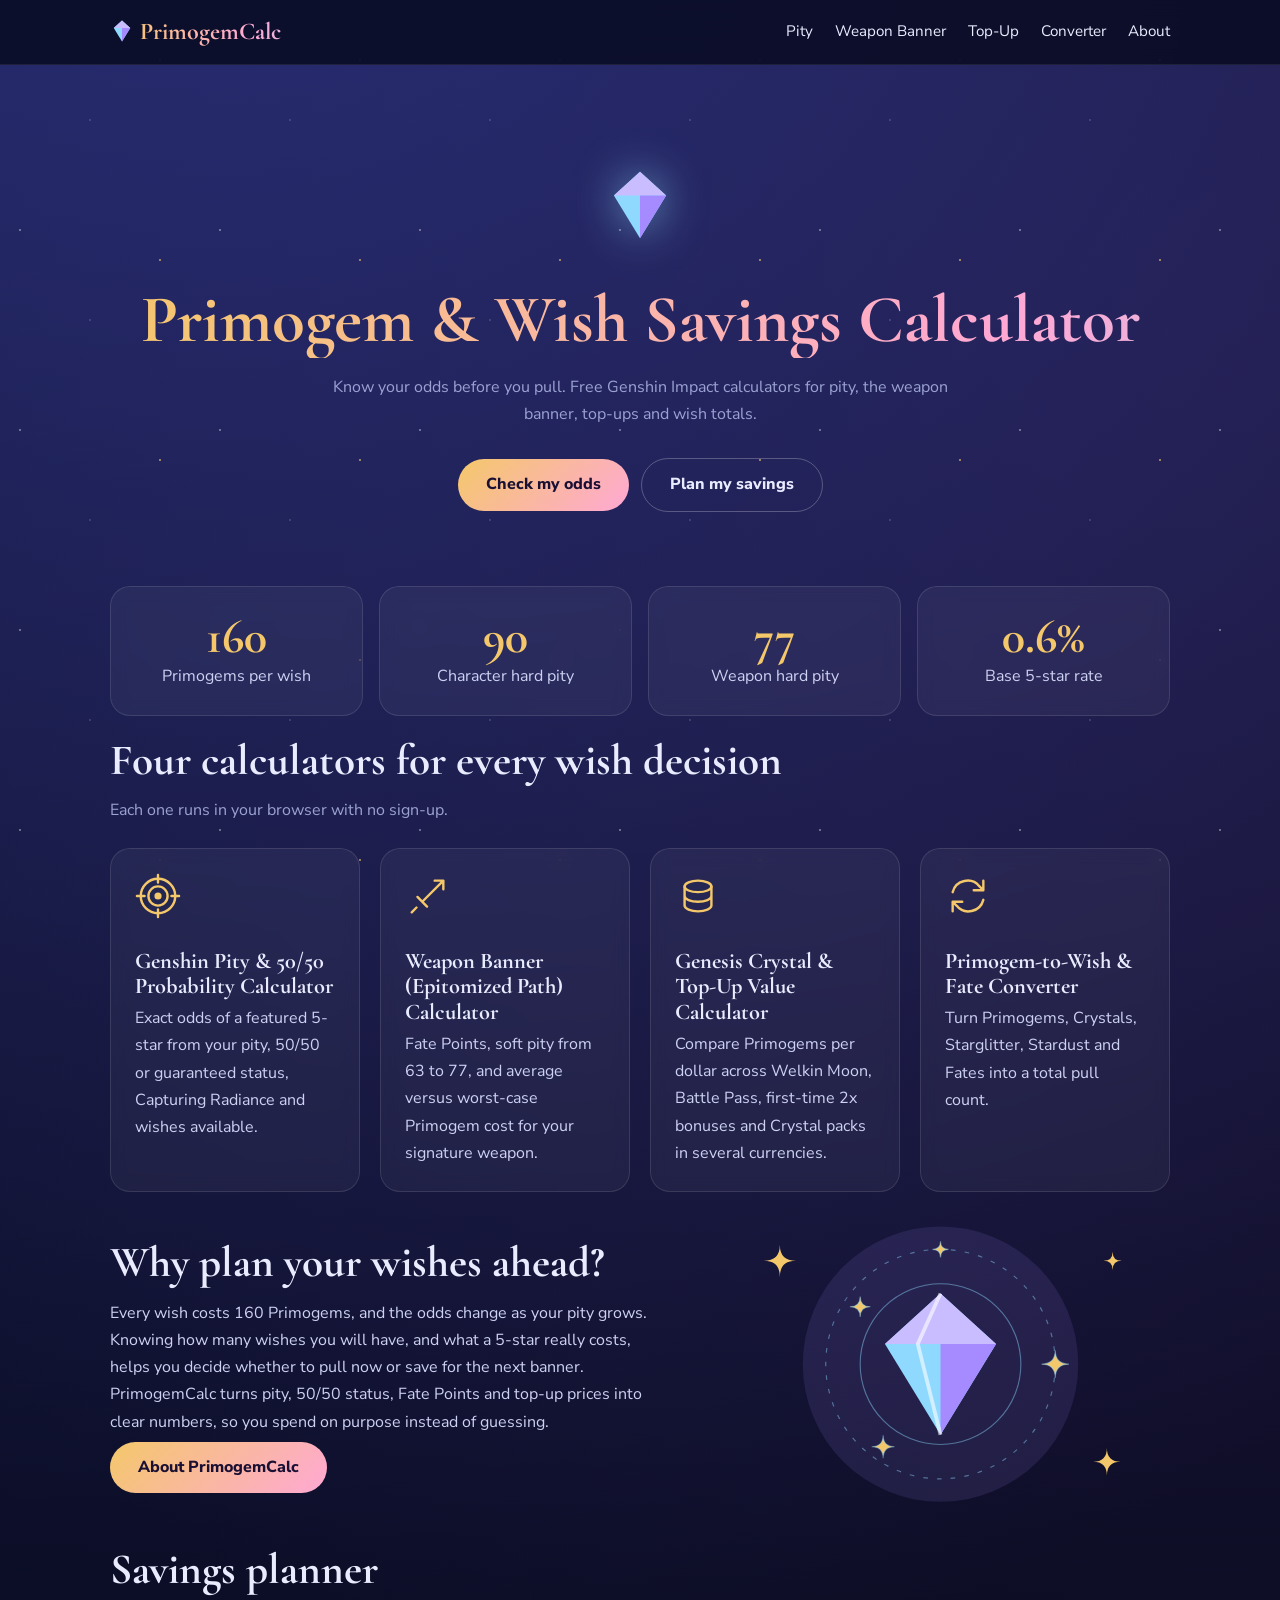
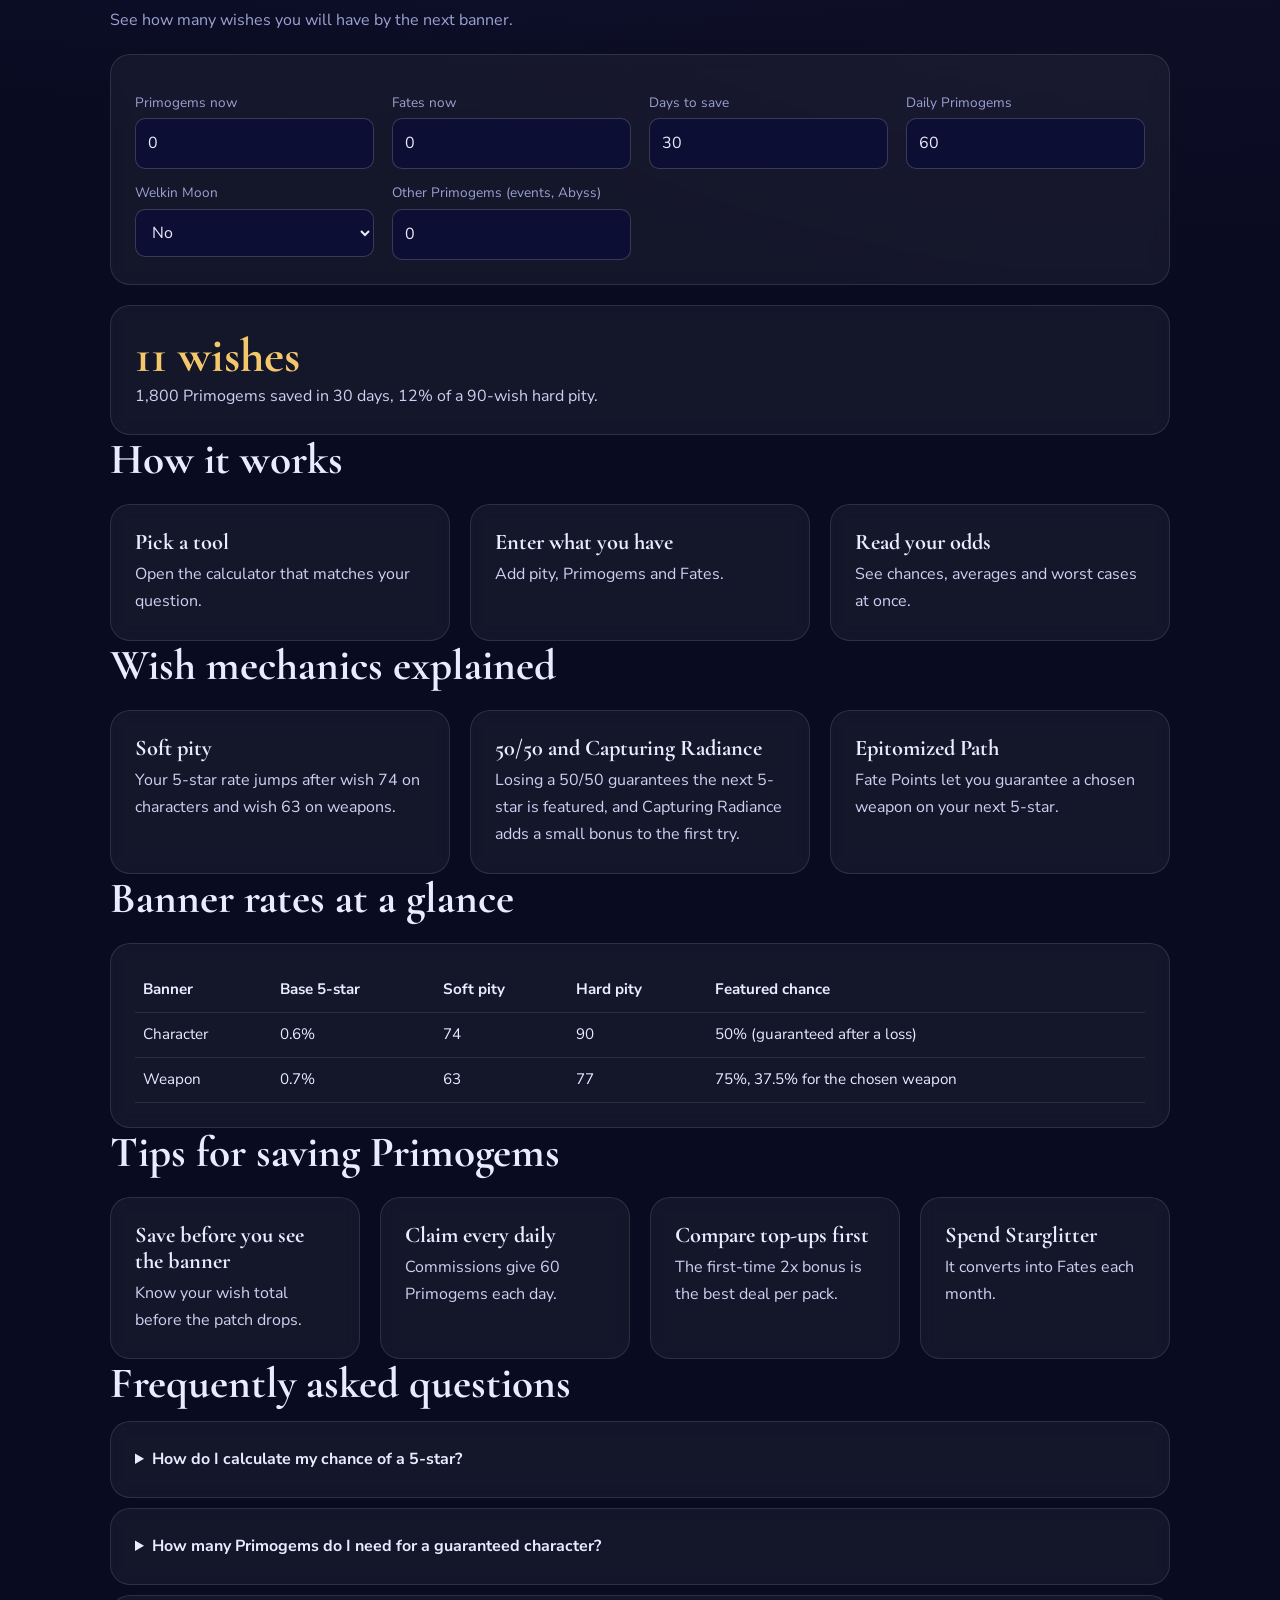
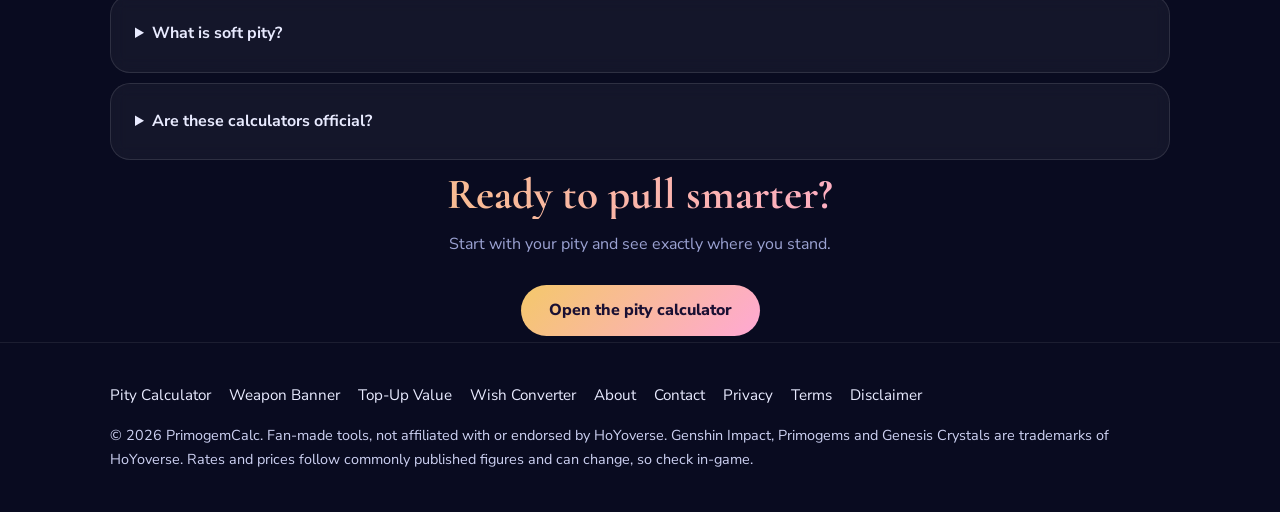
<file: index.html>
<!doctype html><html lang="en"><head><meta charset="utf-8"><meta name="viewport" content="width=device-width,initial-scale=1"><title>Primogem & Wish Savings Calculator for Genshin Impact</title><meta name="description" content="Free Genshin Impact calculators: pity and 50/50 odds, weapon banner cost, Genesis Crystal top-up value and Primogem to wish converter."><link rel="canonical" href="https://primogemcalc.github.io/"><meta name="theme-color" content="#090b20"><meta property="og:type" content="website"><meta property="og:title" content="Primogem & Wish Savings Calculator for Genshin Impact"><meta property="og:description" content="Free Genshin Impact calculators: pity and 50/50 odds, weapon banner cost, Genesis Crystal top-up value and Primogem to wish converter."><meta property="og:url" content="https://primogemcalc.github.io/"><meta name="twitter:card" content="summary"><link rel="icon" href="/assets/favicon.svg" type="image/svg+xml"><link rel="preconnect" href="https://fonts.googleapis.com"><link rel="preconnect" href="https://fonts.gstatic.com" crossorigin><link rel="stylesheet" href="https://fonts.googleapis.com/css2?family=Cormorant+Garamond:wght@600;700&family=Nunito+Sans:wght@400;700;800&display=swap"><link rel="stylesheet" href="/assets/style.css">
  <script type="application/ld+json">
[
  {
    "@context": "https://schema.org",
    "@type": "WebApplication",
    "name": "Primogem & Wish Savings Calculator for Genshin Impact",
    "url": "https://primogemcalc.github.io/",
    "description": "Free Genshin Impact calculators: pity and 50/50 odds, weapon banner cost, Genesis Crystal top-up value and Primogem to wish converter.",
    "applicationCategory": "GameApplication",
    "operatingSystem": "Any",
    "browserRequirements": "Requires JavaScript. Runs in browser with no sign-up.",
    "isAccessibleForFree": true,
    "offers": {
      "@type": "Offer",
      "price": "0",
      "priceCurrency": "USD"
    },
    "featureList": [
      "Genshin Pity & 50/50 Probability Calculator",
      "Weapon Banner (Epitomized Path) Calculator",
      "Genesis Crystal & Top-Up Value Calculator",
      "Primogem-to-Wish & Fate Converter",
      "Primogem & Wish Savings Planner"
    ]
  }
]
</script>
  
  <script type="application/ld+json">[{"@context": "https://schema.org", "@type": "WebSite", "name": "Primogem & Wish Savings Calculator for Genshin Impact", "url": "https://primogemcalc.github.io/", "description": "Free Genshin Impact calculators: pity and 50/50 odds, weapon banner cost, Genesis Crystal top-up value and Primogem to wish converter."}, {"@context": "https://schema.org", "@type": "FAQPage", "mainEntity": [{"@type": "Question", "name": "How do I calculate my chance of a 5-star?", "acceptedAnswer": {"@type": "Answer", "text": "Open the pity calculator, enter your pity, guarantee status and wishes, and it returns your exact odds."}}, {"@type": "Question", "name": "How many Primogems do I need for a guaranteed character?", "acceptedAnswer": {"@type": "Answer", "text": "Up to 180 wishes, or 28,800 Primogems, from zero pity with no guarantee."}}, {"@type": "Question", "name": "What is soft pity?", "acceptedAnswer": {"@type": "Answer", "text": "The wish where your 5-star rate starts rising: about 74 for characters and 63 for weapons."}}, {"@type": "Question", "name": "Are these calculators official?", "acceptedAnswer": {"@type": "Answer", "text": "No. They are fan-made and use commonly published rates."}}]}, {"@context": "https://schema.org", "@type": "BreadcrumbList", "itemListElement": [{"@type": "ListItem", "position": 1, "name": "Home", "item": "https://primogemcalc.github.io/"}]}, {"@context": "https://schema.org", "@type": "ItemList", "itemListElement": [{"@type": "ListItem", "position": 1, "url": "https://primogemcalc.github.io/pity-calculator/", "name": "Genshin Pity & 50/50 Probability Calculator"}, {"@type": "ListItem", "position": 2, "url": "https://primogemcalc.github.io/weapon-banner-calculator/", "name": "Weapon Banner (Epitomized Path) Calculator"}, {"@type": "ListItem", "position": 3, "url": "https://primogemcalc.github.io/topup-calculator/", "name": "Genesis Crystal & Top-Up Value Calculator"}, {"@type": "ListItem", "position": 4, "url": "https://primogemcalc.github.io/wish-converter/", "name": "Primogem-to-Wish & Fate Converter"}]}]</script></head><body data-tool="plan"><site-header></site-header><main><section class="hero w"><span class="gem" aria-hidden="true"><svg viewBox="0 0 64 64" aria-hidden="true"><path d="M32 4l22 20-22 36L10 24z" fill="#8fd9ff"/><path d="M32 4l22 20H10z" fill="#c9bdff"/><path d="M32 24h22L32 60z" fill="#a58bff"/></svg></span><h1 class="gt">Primogem & Wish Savings Calculator</h1><p class="sub">Know your odds before you pull. Free Genshin Impact calculators for pity, the weapon banner, top-ups and wish totals.</p><a class="btn" href="/pity-calculator/">Check my odds</a><a class="btn o" href="#planner">Plan my savings</a></section>
<section class="w" style="padding:20px"><div class="stats"><div class="card rv"><div class="big">160</div><p>Primogems per wish</p></div><div class="card rv"><div class="big">90</div><p>Character hard pity</p></div><div class="card rv"><div class="big">77</div><p>Weapon hard pity</p></div><div class="card rv"><div class="big">0.6%</div><p>Base 5-star rate</p></div></div></section>
<section class="w" id="tools"><h2>Four calculators for every wish decision</h2><p class="sub" style="margin-bottom:24px">Each one runs in your browser with no sign-up.</p><div class="grid"><a class="card rv" href="/pity-calculator/"><span class="ic"><svg viewBox="0 0 48 48" fill="none" stroke="#f4c86a" stroke-width="2.5" stroke-linecap="round" stroke-linejoin="round" aria-hidden="true"><circle cx="24" cy="24" r="18"/><circle cx="24" cy="24" r="10"/><circle cx="24" cy="24" r="2.5" fill="#f4c86a"/><path d="M24 2v8M24 38v8M2 24h8M38 24h8"/></svg></span><h3>Genshin Pity & 50/50 Probability Calculator</h3><p>Exact odds of a featured 5-star from your pity, 50/50 or guaranteed status, Capturing Radiance and wishes available.</p></a><a class="card rv" href="/weapon-banner-calculator/"><span class="ic"><svg viewBox="0 0 48 48" fill="none" stroke="#f4c86a" stroke-width="2.5" stroke-linecap="round" stroke-linejoin="round" aria-hidden="true"><path d="M40 8L18 30M40 8h-9M40 8v9M13 25l10 10M12 36l-5 5"/></svg></span><h3>Weapon Banner (Epitomized Path) Calculator</h3><p>Fate Points, soft pity from 63 to 77, and average versus worst-case Primogem cost for your signature weapon.</p></a><a class="card rv" href="/topup-calculator/"><span class="ic"><svg viewBox="0 0 48 48" fill="none" stroke="#f4c86a" stroke-width="2.5" stroke-linecap="round" stroke-linejoin="round" aria-hidden="true"><ellipse cx="24" cy="14" rx="14" ry="6"/><path d="M10 14v10c0 3.3 6.3 6 14 6s14-2.7 14-6V14M10 24v10c0 3.3 6.3 6 14 6s14-2.7 14-6V24"/></svg></span><h3>Genesis Crystal & Top-Up Value Calculator</h3><p>Compare Primogems per dollar across Welkin Moon, Battle Pass, first-time 2x bonuses and Crystal packs in several currencies.</p></a><a class="card rv" href="/wish-converter/"><span class="ic"><svg viewBox="0 0 48 48" fill="none" stroke="#f4c86a" stroke-width="2.5" stroke-linecap="round" stroke-linejoin="round" aria-hidden="true"><path d="M8 20a16 16 0 0128-6l4 4M40 8v10H30M40 28a16 16 0 01-28 6l-4-4M8 40V30h10"/></svg></span><h3>Primogem-to-Wish & Fate Converter</h3><p>Turn Primogems, Crystals, Starglitter, Stardust and Fates into a total pull count.</p></a></div></section>
<section class="w"><div class="split"><div class="rv"><h2>Why plan your wishes ahead?</h2><p>Every wish costs 160 Primogems, and the odds change as your pity grows. Knowing how many wishes you will have, and what a 5-star really costs, helps you decide whether to pull now or save for the next banner.</p><p>PrimogemCalc turns pity, 50/50 status, Fate Points and top-up prices into clear numbers, so you spend on purpose instead of guessing.</p><a class="btn" href="/about/" style="margin-left:0">About PrimogemCalc</a></div><div class="rv"><svg class="art" viewBox="0 0 400 300" role="img" aria-label="A glowing Primogem surrounded by orbiting stars"><circle cx="200" cy="150" r="120" fill="#a58bff" opacity=".12"/><g class="spin" fill="none" stroke="#8fd9ff" stroke-opacity=".45"><circle cx="200" cy="150" r="100" stroke-dasharray="4 8"/><circle cx="200" cy="150" r="70"/><path d="M300 138Q300 150 312 150Q300 150 300 162Q300 150 288 150Q300 150 300 138z" fill="#f4c86a"/><path d="M130 91Q130 100 139 100Q130 100 130 109Q130 100 121 100Q130 100 130 91z" fill="#f4c86a"/><path d="M200 43Q200 50 207 50Q200 50 200 57Q200 50 193 50Q200 50 200 43z" fill="#f4c86a"/><path d="M150 212Q150 222 160 222Q150 222 150 232Q150 222 140 222Q150 222 150 212z" fill="#f4c86a"/></g><g transform="translate(200 150) scale(2.2) translate(-32 -32)"><path d="M32 4l22 20-22 36L10 24z" fill="#8fd9ff"/><path d="M32 4l22 20H10z" fill="#c9bdff"/><path d="M32 24h22L32 60z" fill="#a58bff"/><path d="M32 4l-9 20 9 36" fill="none" stroke="#fff" stroke-opacity=".6" stroke-width="1.5"/></g><path d="M60 46Q60 60 74 60Q60 60 60 74Q60 60 46 60Q60 60 60 46z" fill="#f4c86a"/><path d="M345 223Q345 235 357 235Q345 235 345 247Q345 235 333 235Q345 235 345 223z" fill="#f4c86a"/><path d="M350 52Q350 60 358 60Q350 60 350 68Q350 60 342 60Q350 60 350 52z" fill="#f4c86a"/></svg></div></div></section><section class="w" id="planner"><h2>Savings planner</h2><p class="sub" style="margin-bottom:20px">See how many wishes you will have by the next banner.</p><div class="card fm rv"><div><label for="primos">Primogems now</label><input id="primos" type="number" min="0" value="0" inputmode="numeric"></div><div><label for="fates">Fates now</label><input id="fates" type="number" min="0" value="0" inputmode="numeric"></div><div><label for="days">Days to save</label><input id="days" type="number" min="0" value="30" inputmode="numeric"></div><div><label for="daily">Daily Primogems</label><input id="daily" type="number" min="0" value="60" inputmode="numeric"></div><div><label for="wk">Welkin Moon</label><select id="wk"><option value="0">No</option><option value="1">Yes (+90 a day)</option></select></div><div><label for="extra">Other Primogems (events, Abyss)</label><input id="extra" type="number" min="0" value="0" inputmode="numeric"></div></div><div id="out" class="card" style="margin-top:20px"></div></section>
<section class="w"><h2>How it works</h2><div class="grid" style="margin-top:20px"><div class="card rv"><h3>Pick a tool</h3><p>Open the calculator that matches your question.</p></div><div class="card rv"><h3>Enter what you have</h3><p>Add pity, Primogems and Fates.</p></div><div class="card rv"><h3>Read your odds</h3><p>See chances, averages and worst cases at once.</p></div></div></section>
<section class="w"><h2>Wish mechanics explained</h2><div class="grid" style="margin-top:20px"><div class="card rv"><h3>Soft pity</h3><p>Your 5-star rate jumps after wish 74 on characters and wish 63 on weapons.</p></div><div class="card rv"><h3>50/50 and Capturing Radiance</h3><p>Losing a 50/50 guarantees the next 5-star is featured, and Capturing Radiance adds a small bonus to the first try.</p></div><div class="card rv"><h3>Epitomized Path</h3><p>Fate Points let you guarantee a chosen weapon on your next 5-star.</p></div></div></section>
<section class="w"><h2>Banner rates at a glance</h2><div style="margin-top:20px"><div class="tw card rv"><table><tr><th>Banner</th><th>Base 5-star</th><th>Soft pity</th><th>Hard pity</th><th>Featured chance</th></tr><tr><td>Character</td><td>0.6%</td><td>74</td><td>90</td><td>50% (guaranteed after a loss)</td></tr><tr><td>Weapon</td><td>0.7%</td><td>63</td><td>77</td><td>75%, 37.5% for the chosen weapon</td></tr></table></div></div></section>
<section class="w"><h2>Tips for saving Primogems</h2><div class="grid" style="margin-top:20px"><div class="card rv"><h3>Save before you see the banner</h3><p>Know your wish total before the patch drops.</p></div><div class="card rv"><h3>Claim every daily</h3><p>Commissions give 60 Primogems each day.</p></div><div class="card rv"><h3>Compare top-ups first</h3><p>The first-time 2x bonus is the best deal per pack.</p></div><div class="card rv"><h3>Spend Starglitter</h3><p>It converts into Fates each month.</p></div></div></section>
<section class="w"><h2>Frequently asked questions</h2><details class="card rv"><summary>How do I calculate my chance of a 5-star?</summary><p>Open the pity calculator, enter your pity, guarantee status and wishes, and it returns your exact odds.</p></details><details class="card rv"><summary>How many Primogems do I need for a guaranteed character?</summary><p>Up to 180 wishes, or 28,800 Primogems, from zero pity with no guarantee.</p></details><details class="card rv"><summary>What is soft pity?</summary><p>The wish where your 5-star rate starts rising: about 74 for characters and 63 for weapons.</p></details><details class="card rv"><summary>Are these calculators official?</summary><p>No. They are fan-made and use commonly published rates.</p></details></section>
<section class="w" style="text-align:center"><h2 class="gt">Ready to pull smarter?</h2><p class="sub" style="margin:10px auto 20px">Start with your pity and see exactly where you stand.</p><a class="btn" href="/pity-calculator/">Open the pity calculator</a></section></main><site-footer></site-footer><script src="/assets/header.js"></script><script src="/assets/footer.js"></script><script src="/assets/app.js"></script></body></html>
</file>
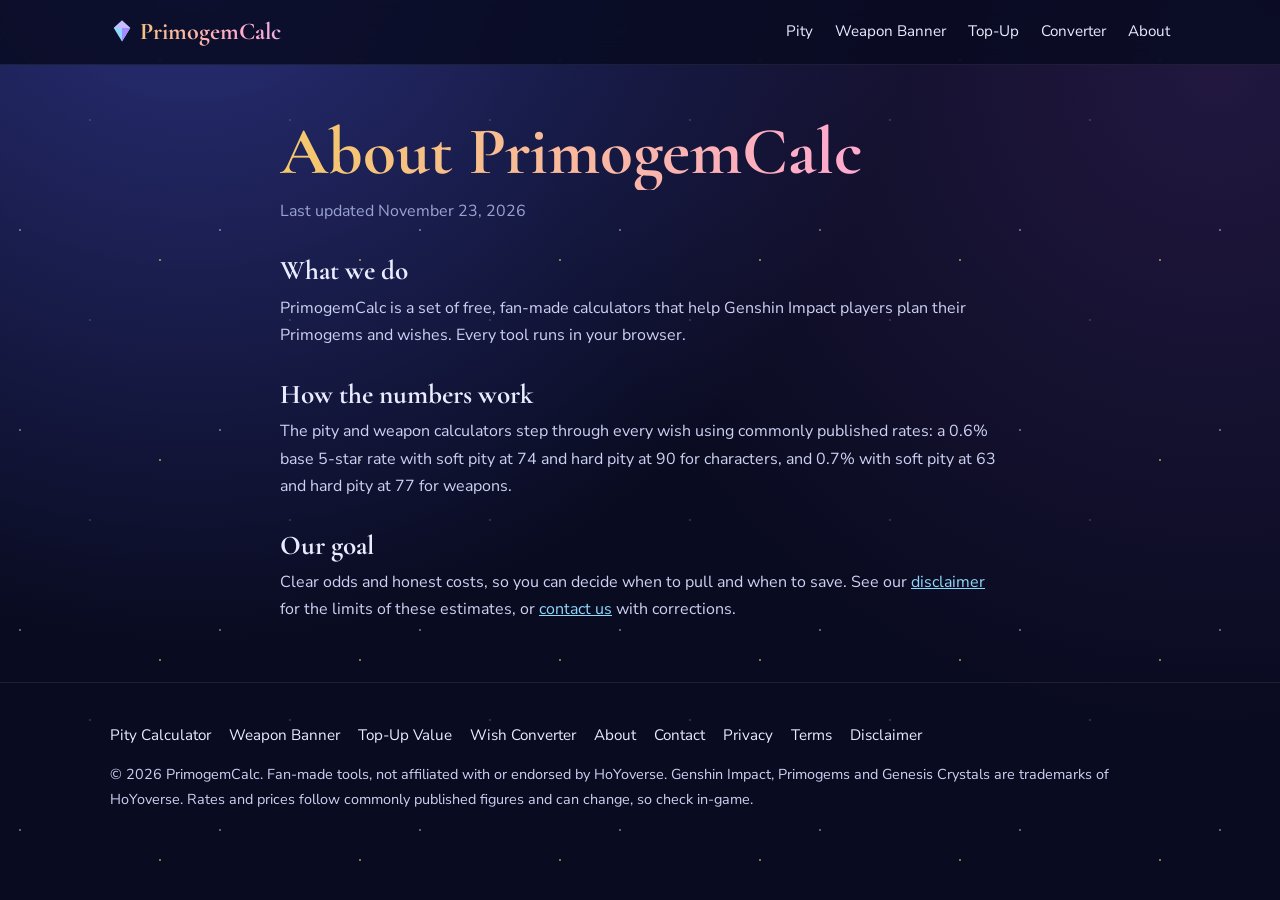
<file: about/index.html>
<!doctype html><html lang="en"><head><meta charset="utf-8"><meta name="viewport" content="width=device-width,initial-scale=1"><title>About PrimogemCalc | PrimogemCalc</title><meta name="description" content="PrimogemCalc builds free Genshin Impact calculators for pity odds, the weapon banner, top-up value and wish totals."><link rel="canonical" href="https://primogemcalc.github.io/about/"><meta name="theme-color" content="#090b20"><meta property="og:type" content="website"><meta property="og:title" content="About PrimogemCalc | PrimogemCalc"><meta property="og:description" content="PrimogemCalc builds free Genshin Impact calculators for pity odds, the weapon banner, top-up value and wish totals."><meta property="og:url" content="https://primogemcalc.github.io/about/"><meta name="twitter:card" content="summary"><link rel="icon" href="/assets/favicon.svg" type="image/svg+xml"><link rel="preconnect" href="https://fonts.googleapis.com"><link rel="preconnect" href="https://fonts.gstatic.com" crossorigin><link rel="stylesheet" href="https://fonts.googleapis.com/css2?family=Cormorant+Garamond:wght@600;700&family=Nunito+Sans:wght@400;700;800&display=swap"><link rel="stylesheet" href="/assets/style.css"><script type="application/ld+json">[{"@context": "https://schema.org", "@type": "AboutPage", "name": "About PrimogemCalc", "url": "https://primogemcalc.github.io/about/", "description": "PrimogemCalc builds free Genshin Impact calculators for pity odds, the weapon banner, top-up value and wish totals."}, {"@context": "https://schema.org", "@type": "BreadcrumbList", "itemListElement": [{"@type": "ListItem", "position": 1, "name": "Home", "item": "https://primogemcalc.github.io/"}, {"@type": "ListItem", "position": 2, "name": "About PrimogemCalc", "item": "https://primogemcalc.github.io/about/"}]}]</script></head><body data-tool=""><site-header></site-header><main class="w doc"><h1 class="gt">About PrimogemCalc</h1><p class="sub" style="margin:8px 0 18px">Last updated November 23, 2026</p><h2>What we do</h2><p>PrimogemCalc is a set of free, fan-made calculators that help Genshin Impact players plan their Primogems and wishes. Every tool runs in your browser.</p><h2>How the numbers work</h2><p>The pity and weapon calculators step through every wish using commonly published rates: a 0.6% base 5-star rate with soft pity at 74 and hard pity at 90 for characters, and 0.7% with soft pity at 63 and hard pity at 77 for weapons.</p><h2>Our goal</h2><p>Clear odds and honest costs, so you can decide when to pull and when to save. See our <a href="/disclaimer/">disclaimer</a> for the limits of these estimates, or <a href="/contact/">contact us</a> with corrections.</p></main><site-footer></site-footer><script src="/assets/header.js"></script><script src="/assets/footer.js"></script><script src="/assets/app.js"></script></body></html>
</file>
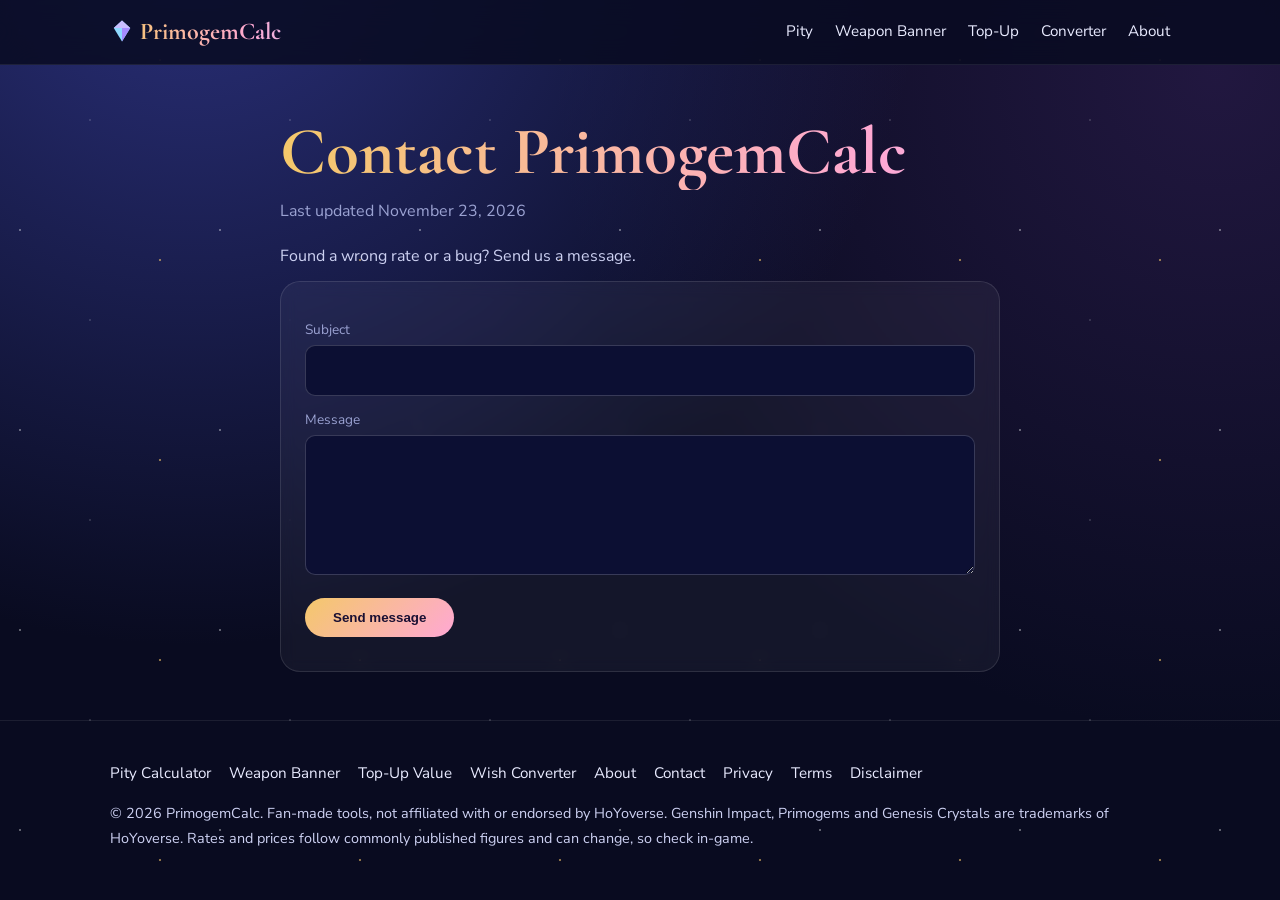
<file: contact/index.html>
<!doctype html><html lang="en"><head><meta charset="utf-8"><meta name="viewport" content="width=device-width,initial-scale=1"><title>Contact PrimogemCalc | PrimogemCalc</title><meta name="description" content="Contact PrimogemCalc with feedback, corrections or business enquiries."><link rel="canonical" href="https://primogemcalc.github.io/contact/"><meta name="theme-color" content="#090b20"><meta property="og:type" content="website"><meta property="og:title" content="Contact PrimogemCalc | PrimogemCalc"><meta property="og:description" content="Contact PrimogemCalc with feedback, corrections or business enquiries."><meta property="og:url" content="https://primogemcalc.github.io/contact/"><meta name="twitter:card" content="summary"><link rel="icon" href="/assets/favicon.svg" type="image/svg+xml"><link rel="preconnect" href="https://fonts.googleapis.com"><link rel="preconnect" href="https://fonts.gstatic.com" crossorigin><link rel="stylesheet" href="https://fonts.googleapis.com/css2?family=Cormorant+Garamond:wght@600;700&family=Nunito+Sans:wght@400;700;800&display=swap"><link rel="stylesheet" href="/assets/style.css"><script type="application/ld+json">[{"@context": "https://schema.org", "@type": "ContactPage", "name": "Contact PrimogemCalc", "url": "https://primogemcalc.github.io/contact/", "description": "Contact PrimogemCalc with feedback, corrections or business enquiries."}, {"@context": "https://schema.org", "@type": "BreadcrumbList", "itemListElement": [{"@type": "ListItem", "position": 1, "name": "Home", "item": "https://primogemcalc.github.io/"}, {"@type": "ListItem", "position": 2, "name": "Contact PrimogemCalc", "item": "https://primogemcalc.github.io/contact/"}]}]</script></head><body data-tool=""><site-header></site-header><main class="w doc"><h1 class="gt">Contact PrimogemCalc</h1><p class="sub" style="margin:8px 0 18px">Last updated November 23, 2026</p><p>Found a wrong rate or a bug? Send us a message.</p><form id="cf" class="card"><label for="s">Subject</label><input id="s" required><label for="m">Message</label><textarea id="m" required></textarea><p style="margin-top:14px"><button class="btn" type="submit" style="margin:0;border:0;cursor:pointer">Send message</button></p></form><script>document.getElementById("cf").onsubmit=function(e){e.preventDefault();var g=function(i){return encodeURIComponent(document.getElementById(i).value)};location.href="mailto:YOUR_EMAIL@example.com?subject="+g("s")+"&body="+g("m")}</script></main><site-footer></site-footer><script src="/assets/header.js"></script><script src="/assets/footer.js"></script><script src="/assets/app.js"></script></body></html>
</file>
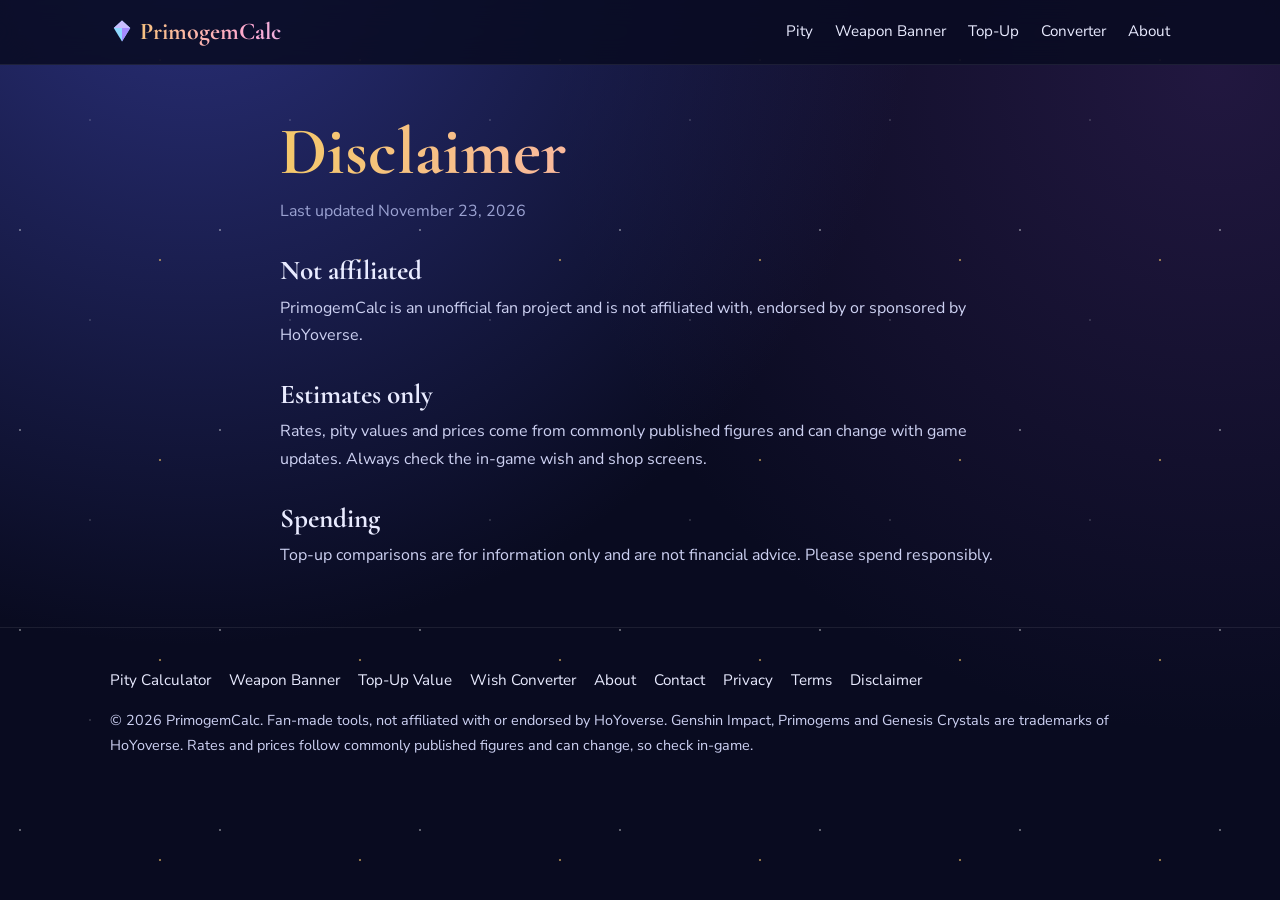
<file: disclaimer/index.html>
<!doctype html><html lang="en"><head><meta charset="utf-8"><meta name="viewport" content="width=device-width,initial-scale=1"><title>Disclaimer | PrimogemCalc</title><meta name="description" content="PrimogemCalc is an unofficial fan site. Estimates may differ from the game and are not financial advice."><link rel="canonical" href="https://primogemcalc.github.io/disclaimer/"><meta name="theme-color" content="#090b20"><meta property="og:type" content="website"><meta property="og:title" content="Disclaimer | PrimogemCalc"><meta property="og:description" content="PrimogemCalc is an unofficial fan site. Estimates may differ from the game and are not financial advice."><meta property="og:url" content="https://primogemcalc.github.io/disclaimer/"><meta name="twitter:card" content="summary"><link rel="icon" href="/assets/favicon.svg" type="image/svg+xml"><link rel="preconnect" href="https://fonts.googleapis.com"><link rel="preconnect" href="https://fonts.gstatic.com" crossorigin><link rel="stylesheet" href="https://fonts.googleapis.com/css2?family=Cormorant+Garamond:wght@600;700&family=Nunito+Sans:wght@400;700;800&display=swap"><link rel="stylesheet" href="/assets/style.css"><script type="application/ld+json">[{"@context": "https://schema.org", "@type": "WebPage", "name": "Disclaimer", "url": "https://primogemcalc.github.io/disclaimer/", "description": "PrimogemCalc is an unofficial fan site. Estimates may differ from the game and are not financial advice."}, {"@context": "https://schema.org", "@type": "BreadcrumbList", "itemListElement": [{"@type": "ListItem", "position": 1, "name": "Home", "item": "https://primogemcalc.github.io/"}, {"@type": "ListItem", "position": 2, "name": "Disclaimer", "item": "https://primogemcalc.github.io/disclaimer/"}]}]</script></head><body data-tool=""><site-header></site-header><main class="w doc"><h1 class="gt">Disclaimer</h1><p class="sub" style="margin:8px 0 18px">Last updated November 23, 2026</p><h2>Not affiliated</h2><p>PrimogemCalc is an unofficial fan project and is not affiliated with, endorsed by or sponsored by HoYoverse.</p><h2>Estimates only</h2><p>Rates, pity values and prices come from commonly published figures and can change with game updates. Always check the in-game wish and shop screens.</p><h2>Spending</h2><p>Top-up comparisons are for information only and are not financial advice. Please spend responsibly.</p></main><site-footer></site-footer><script src="/assets/header.js"></script><script src="/assets/footer.js"></script><script src="/assets/app.js"></script></body></html>
</file>
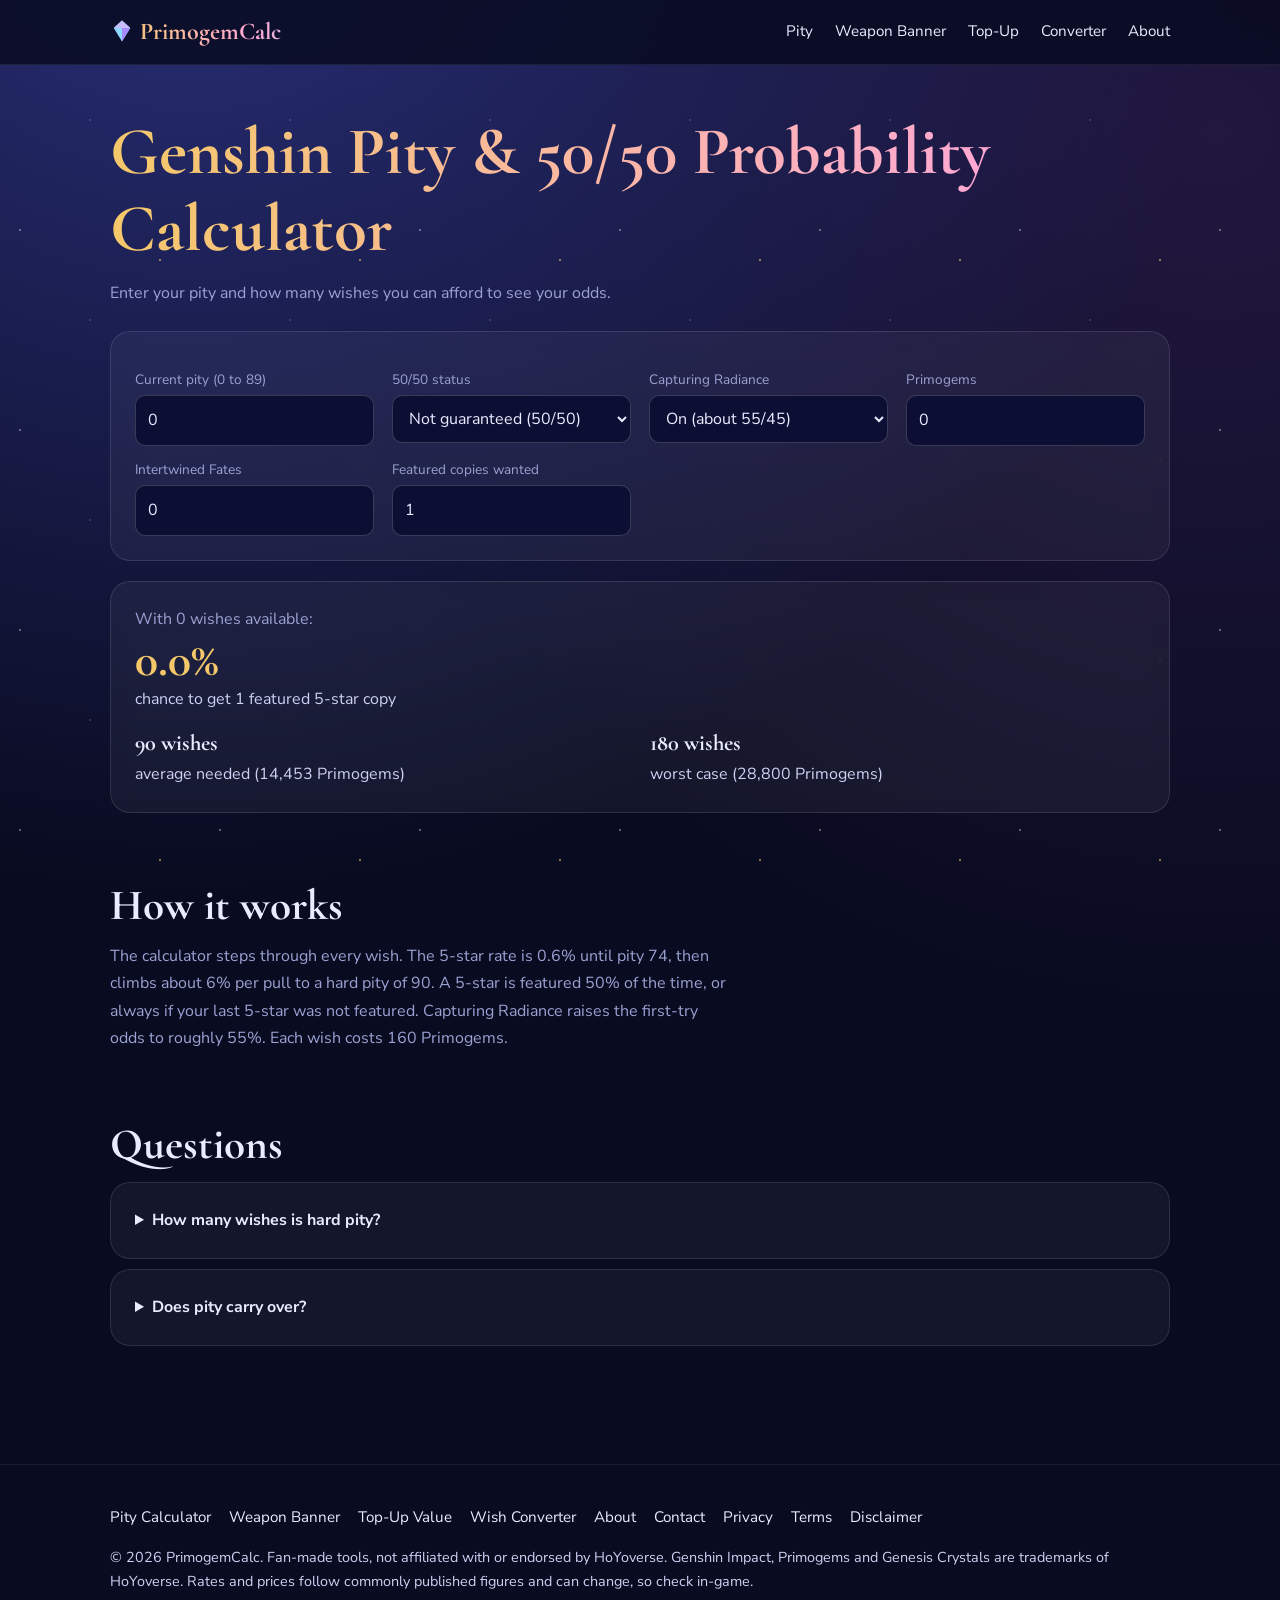
<file: pity-calculator/index.html>
<!doctype html><html lang="en"><head><meta charset="utf-8"><meta name="viewport" content="width=device-width,initial-scale=1"><title>Genshin Pity & 50/50 Probability Calculator | PrimogemCalc</title><meta name="description" content="Calculate your exact chance of a featured 5-star Genshin Impact character from current pity, 50/50 status, Capturing Radiance and wishes."><link rel="canonical" href="https://primogemcalc.github.io/pity-calculator/"><meta name="theme-color" content="#090b20"><meta property="og:type" content="website"><meta property="og:title" content="Genshin Pity & 50/50 Probability Calculator | PrimogemCalc"><meta property="og:description" content="Calculate your exact chance of a featured 5-star Genshin Impact character from current pity, 50/50 status, Capturing Radiance and wishes."><meta property="og:url" content="https://primogemcalc.github.io/pity-calculator/"><meta name="twitter:card" content="summary"><link rel="icon" href="/assets/favicon.svg" type="image/svg+xml"><link rel="preconnect" href="https://fonts.googleapis.com"><link rel="preconnect" href="https://fonts.gstatic.com" crossorigin><link rel="stylesheet" href="https://fonts.googleapis.com/css2?family=Cormorant+Garamond:wght@600;700&family=Nunito+Sans:wght@400;700;800&display=swap"><link rel="stylesheet" href="/assets/style.css"><script type="application/ld+json">[{"@context": "https://schema.org", "@type": "WebApplication", "name": "Genshin Pity & 50/50 Probability Calculator | PrimogemCalc", "url": "https://primogemcalc.github.io/pity-calculator/", "description": "Calculate your exact chance of a featured 5-star Genshin Impact character from current pity, 50/50 status, Capturing Radiance and wishes.", "applicationCategory": "GameApplication", "operatingSystem": "Any", "offers": {"@type": "Offer", "price": "0", "priceCurrency": "USD"}}, {"@context": "https://schema.org", "@type": "FAQPage", "mainEntity": [{"@type": "Question", "name": "How many wishes is hard pity?", "acceptedAnswer": {"@type": "Answer", "text": "Character banner hard pity is 90 wishes, with soft pity starting around wish 74."}}, {"@type": "Question", "name": "Does pity carry over?", "acceptedAnswer": {"@type": "Answer", "text": "Pity carries over between character banners, and so does the guarantee after losing a 50/50."}}]}, {"@context": "https://schema.org", "@type": "BreadcrumbList", "itemListElement": [{"@type": "ListItem", "position": 1, "name": "Home", "item": "https://primogemcalc.github.io/"}, {"@type": "ListItem", "position": 2, "name": "Genshin Pity & 50/50 Probability Calculator | PrimogemCalc", "item": "https://primogemcalc.github.io/pity-calculator/"}]}]</script></head><body data-tool="pity"><site-header></site-header><main><div class="w" style="padding-top:48px;padding-bottom:40px"><h1 class="gt">Genshin Pity & 50/50 Probability Calculator</h1><p class="sub" style="margin:12px 0 24px">Enter your pity and how many wishes you can afford to see your odds.</p><div class="card fm"><div><label for="pity">Current pity (0 to 89)</label><input id="pity" type="number" min="0" value="0" inputmode="numeric"></div><div><label for="g">50/50 status</label><select id="g"><option value="0">Not guaranteed (50/50)</option><option value="1">Guaranteed</option></select></div><div><label for="cr">Capturing Radiance</label><select id="cr"><option value="1">On (about 55/45)</option><option value="0">Off (50/50)</option></select></div><div><label for="primos">Primogems</label><input id="primos" type="number" min="0" value="0" inputmode="numeric"></div><div><label for="fates">Intertwined Fates</label><input id="fates" type="number" min="0" value="0" inputmode="numeric"></div><div><label for="t">Featured copies wanted</label><input id="t" type="number" min="0" value="1" inputmode="numeric"></div></div><div id="out" class="card" style="margin-top:20px"></div><section><h2>How it works</h2><p class="sub">The calculator steps through every wish. The 5-star rate is 0.6% until pity 74, then climbs about 6% per pull to a hard pity of 90. A 5-star is featured 50% of the time, or always if your last 5-star was not featured. Capturing Radiance raises the first-try odds to roughly 55%. Each wish costs 160 Primogems.</p></section><section style="padding-top:0"><h2>Questions</h2><details class="card rv"><summary>How many wishes is hard pity?</summary><p>Character banner hard pity is 90 wishes, with soft pity starting around wish 74.</p></details><details class="card rv"><summary>Does pity carry over?</summary><p>Pity carries over between character banners, and so does the guarantee after losing a 50/50.</p></details></section></div></main><site-footer></site-footer><script src="/assets/header.js"></script><script src="/assets/footer.js"></script><script src="/assets/app.js"></script></body></html>
</file>
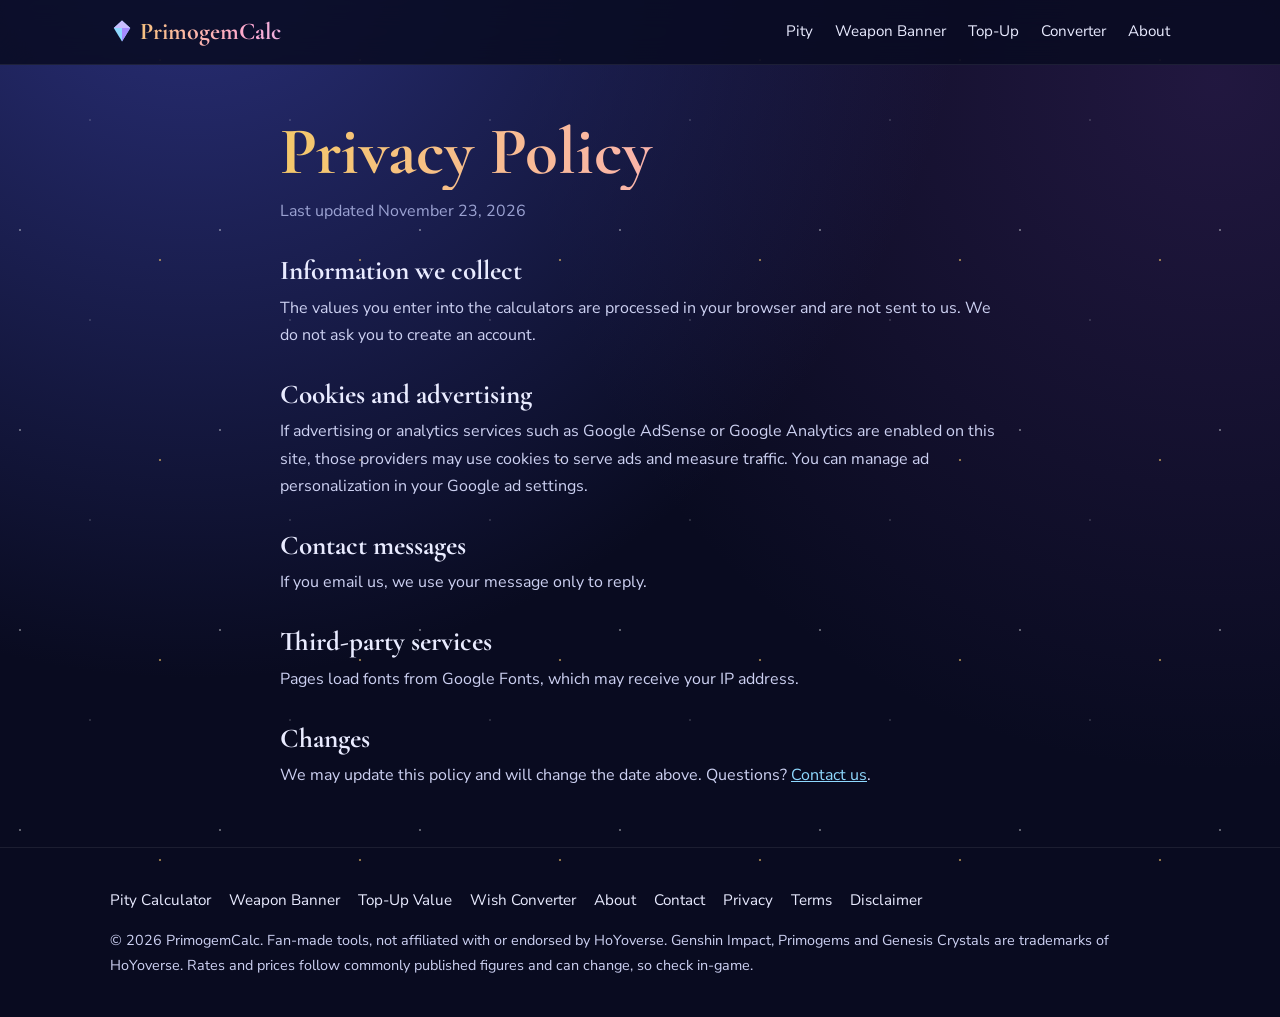
<file: privacy-policy/index.html>
<!doctype html><html lang="en"><head><meta charset="utf-8"><meta name="viewport" content="width=device-width,initial-scale=1"><title>Privacy Policy | PrimogemCalc</title><meta name="description" content="How PrimogemCalc handles your data: the calculators run in your browser and we do not collect the numbers you enter."><link rel="canonical" href="https://primogemcalc.github.io/privacy-policy/"><meta name="theme-color" content="#090b20"><meta property="og:type" content="website"><meta property="og:title" content="Privacy Policy | PrimogemCalc"><meta property="og:description" content="How PrimogemCalc handles your data: the calculators run in your browser and we do not collect the numbers you enter."><meta property="og:url" content="https://primogemcalc.github.io/privacy-policy/"><meta name="twitter:card" content="summary"><link rel="icon" href="/assets/favicon.svg" type="image/svg+xml"><link rel="preconnect" href="https://fonts.googleapis.com"><link rel="preconnect" href="https://fonts.gstatic.com" crossorigin><link rel="stylesheet" href="https://fonts.googleapis.com/css2?family=Cormorant+Garamond:wght@600;700&family=Nunito+Sans:wght@400;700;800&display=swap"><link rel="stylesheet" href="/assets/style.css"><script type="application/ld+json">[{"@context": "https://schema.org", "@type": "WebPage", "name": "Privacy Policy", "url": "https://primogemcalc.github.io/privacy-policy/", "description": "How PrimogemCalc handles your data: the calculators run in your browser and we do not collect the numbers you enter."}, {"@context": "https://schema.org", "@type": "BreadcrumbList", "itemListElement": [{"@type": "ListItem", "position": 1, "name": "Home", "item": "https://primogemcalc.github.io/"}, {"@type": "ListItem", "position": 2, "name": "Privacy Policy", "item": "https://primogemcalc.github.io/privacy-policy/"}]}]</script></head><body data-tool=""><site-header></site-header><main class="w doc"><h1 class="gt">Privacy Policy</h1><p class="sub" style="margin:8px 0 18px">Last updated November 23, 2026</p><h2>Information we collect</h2><p>The values you enter into the calculators are processed in your browser and are not sent to us. We do not ask you to create an account.</p><h2>Cookies and advertising</h2><p>If advertising or analytics services such as Google AdSense or Google Analytics are enabled on this site, those providers may use cookies to serve ads and measure traffic. You can manage ad personalization in your Google ad settings.</p><h2>Contact messages</h2><p>If you email us, we use your message only to reply.</p><h2>Third-party services</h2><p>Pages load fonts from Google Fonts, which may receive your IP address.</p><h2>Changes</h2><p>We may update this policy and will change the date above. Questions? <a href="/contact/">Contact us</a>.</p></main><site-footer></site-footer><script src="/assets/header.js"></script><script src="/assets/footer.js"></script><script src="/assets/app.js"></script></body></html>
</file>
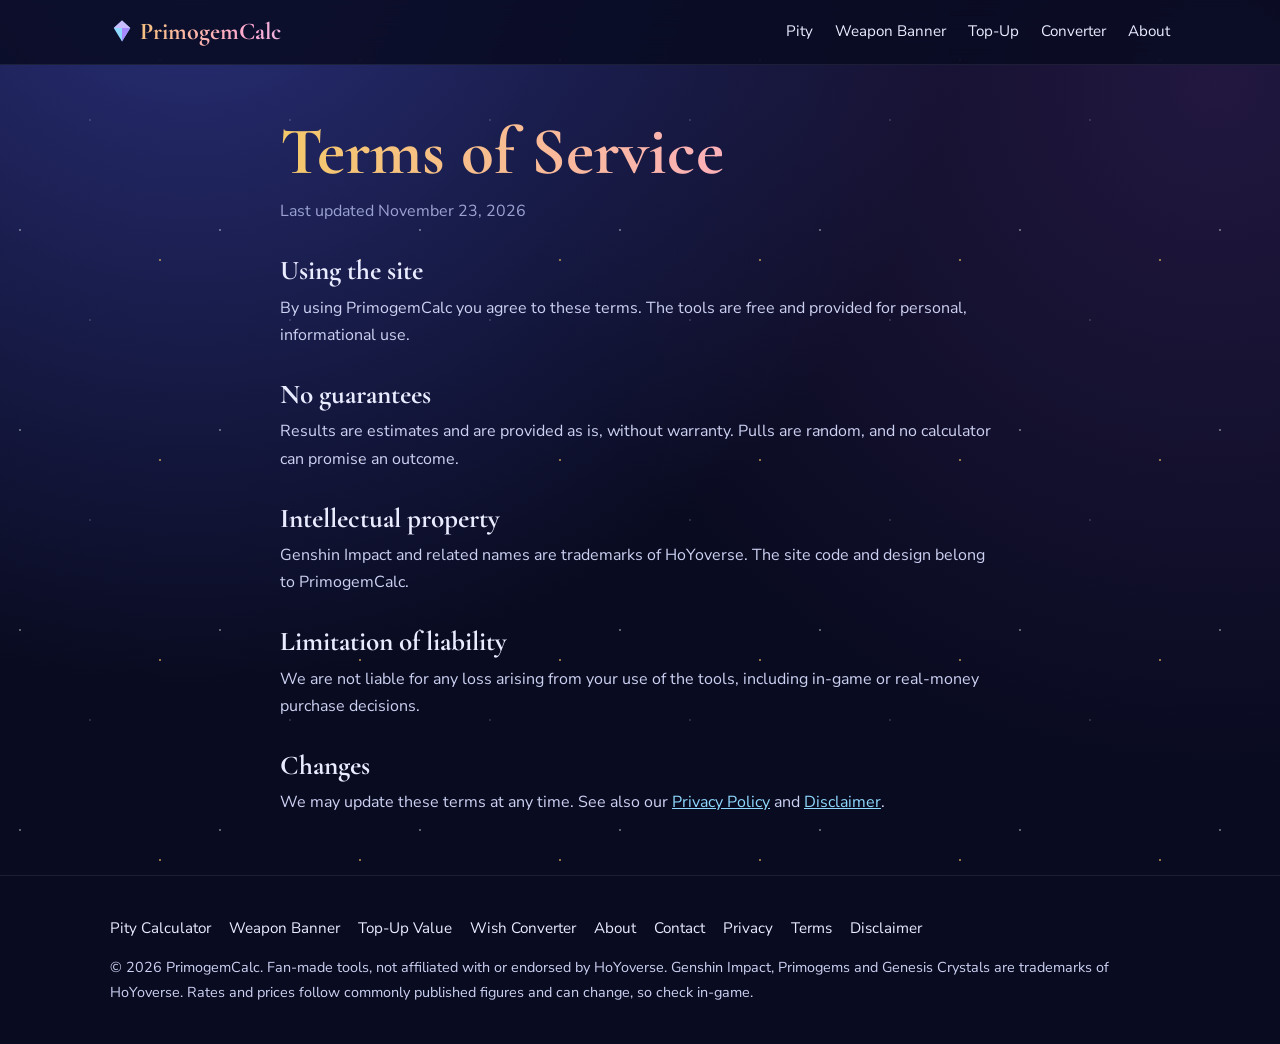
<file: terms/index.html>
<!doctype html><html lang="en"><head><meta charset="utf-8"><meta name="viewport" content="width=device-width,initial-scale=1"><title>Terms of Service | PrimogemCalc</title><meta name="description" content="Terms for using PrimogemCalc, a free set of fan-made Genshin Impact calculators."><link rel="canonical" href="https://primogemcalc.github.io/terms/"><meta name="theme-color" content="#090b20"><meta property="og:type" content="website"><meta property="og:title" content="Terms of Service | PrimogemCalc"><meta property="og:description" content="Terms for using PrimogemCalc, a free set of fan-made Genshin Impact calculators."><meta property="og:url" content="https://primogemcalc.github.io/terms/"><meta name="twitter:card" content="summary"><link rel="icon" href="/assets/favicon.svg" type="image/svg+xml"><link rel="preconnect" href="https://fonts.googleapis.com"><link rel="preconnect" href="https://fonts.gstatic.com" crossorigin><link rel="stylesheet" href="https://fonts.googleapis.com/css2?family=Cormorant+Garamond:wght@600;700&family=Nunito+Sans:wght@400;700;800&display=swap"><link rel="stylesheet" href="/assets/style.css"><script type="application/ld+json">[{"@context": "https://schema.org", "@type": "WebPage", "name": "Terms of Service", "url": "https://primogemcalc.github.io/terms/", "description": "Terms for using PrimogemCalc, a free set of fan-made Genshin Impact calculators."}, {"@context": "https://schema.org", "@type": "BreadcrumbList", "itemListElement": [{"@type": "ListItem", "position": 1, "name": "Home", "item": "https://primogemcalc.github.io/"}, {"@type": "ListItem", "position": 2, "name": "Terms of Service", "item": "https://primogemcalc.github.io/terms/"}]}]</script></head><body data-tool=""><site-header></site-header><main class="w doc"><h1 class="gt">Terms of Service</h1><p class="sub" style="margin:8px 0 18px">Last updated November 23, 2026</p><h2>Using the site</h2><p>By using PrimogemCalc you agree to these terms. The tools are free and provided for personal, informational use.</p><h2>No guarantees</h2><p>Results are estimates and are provided as is, without warranty. Pulls are random, and no calculator can promise an outcome.</p><h2>Intellectual property</h2><p>Genshin Impact and related names are trademarks of HoYoverse. The site code and design belong to PrimogemCalc.</p><h2>Limitation of liability</h2><p>We are not liable for any loss arising from your use of the tools, including in-game or real-money purchase decisions.</p><h2>Changes</h2><p>We may update these terms at any time. See also our <a href="/privacy-policy/">Privacy Policy</a> and <a href="/disclaimer/">Disclaimer</a>.</p></main><site-footer></site-footer><script src="/assets/header.js"></script><script src="/assets/footer.js"></script><script src="/assets/app.js"></script></body></html>
</file>
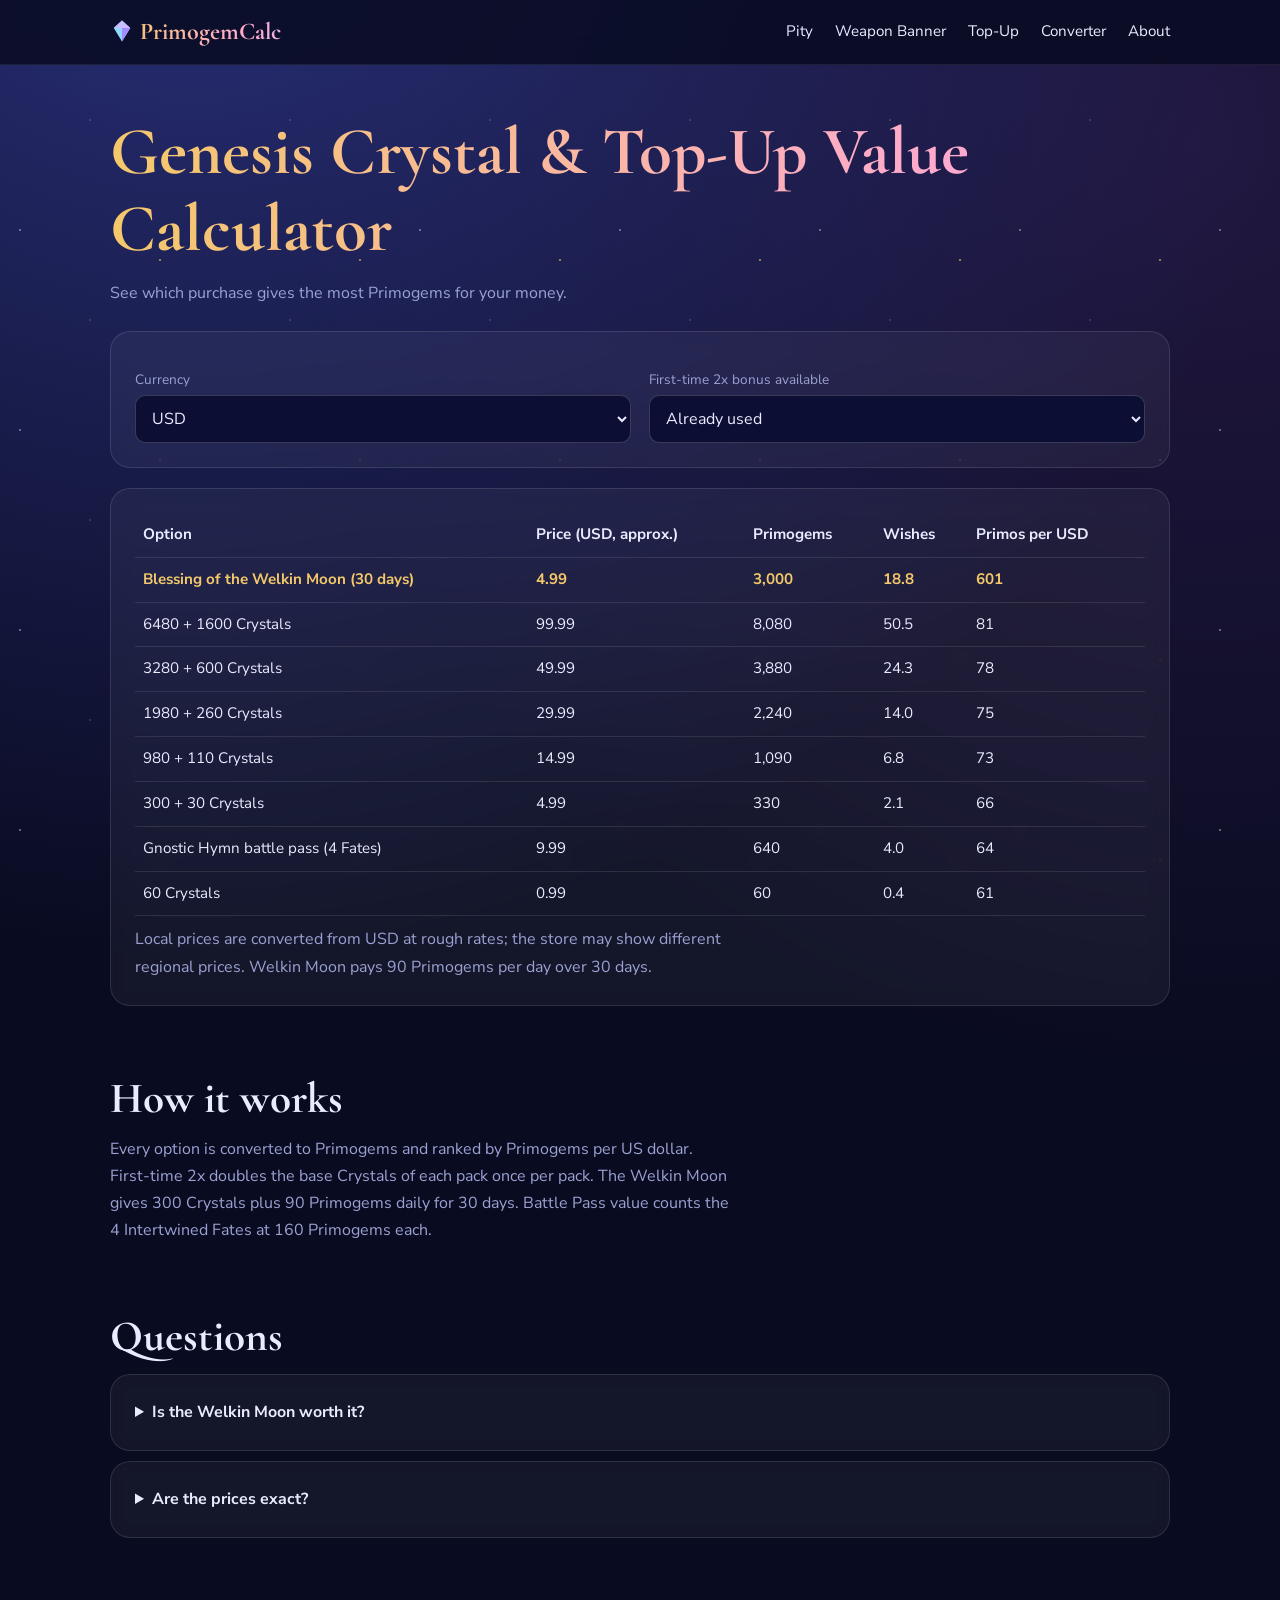
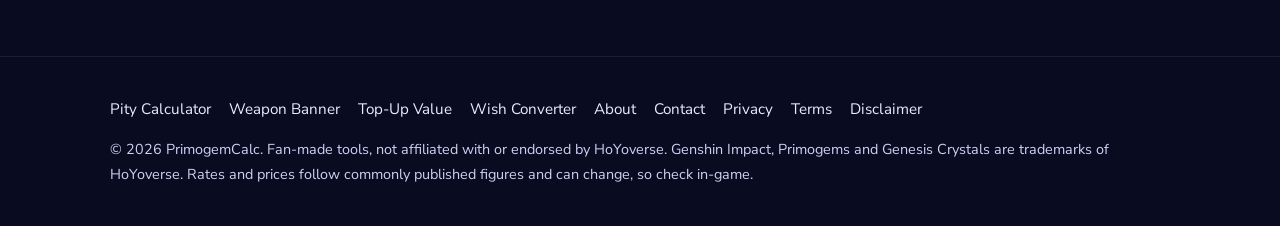
<file: topup-calculator/index.html>
<!doctype html><html lang="en"><head><meta charset="utf-8"><meta name="viewport" content="width=device-width,initial-scale=1"><title>Genesis Crystal & Top-Up Value Calculator | PrimogemCalc</title><meta name="description" content="Compare Primogems per dollar for Welkin Moon, the Battle Pass, first-time 2x bonuses and Genesis Crystal packs in USD, EUR, GBP, INR and more."><link rel="canonical" href="https://primogemcalc.github.io/topup-calculator/"><meta name="theme-color" content="#090b20"><meta property="og:type" content="website"><meta property="og:title" content="Genesis Crystal & Top-Up Value Calculator | PrimogemCalc"><meta property="og:description" content="Compare Primogems per dollar for Welkin Moon, the Battle Pass, first-time 2x bonuses and Genesis Crystal packs in USD, EUR, GBP, INR and more."><meta property="og:url" content="https://primogemcalc.github.io/topup-calculator/"><meta name="twitter:card" content="summary"><link rel="icon" href="/assets/favicon.svg" type="image/svg+xml"><link rel="preconnect" href="https://fonts.googleapis.com"><link rel="preconnect" href="https://fonts.gstatic.com" crossorigin><link rel="stylesheet" href="https://fonts.googleapis.com/css2?family=Cormorant+Garamond:wght@600;700&family=Nunito+Sans:wght@400;700;800&display=swap"><link rel="stylesheet" href="/assets/style.css"><script type="application/ld+json">[{"@context": "https://schema.org", "@type": "WebApplication", "name": "Genesis Crystal & Top-Up Value Calculator | PrimogemCalc", "url": "https://primogemcalc.github.io/topup-calculator/", "description": "Compare Primogems per dollar for Welkin Moon, the Battle Pass, first-time 2x bonuses and Genesis Crystal packs in USD, EUR, GBP, INR and more.", "applicationCategory": "GameApplication", "operatingSystem": "Any", "offers": {"@type": "Offer", "price": "0", "priceCurrency": "USD"}}, {"@context": "https://schema.org", "@type": "FAQPage", "mainEntity": [{"@type": "Question", "name": "Is the Welkin Moon worth it?", "acceptedAnswer": {"@type": "Answer", "text": "It usually gives the best Primogem value per dollar after the first-time bonuses."}}, {"@type": "Question", "name": "Are the prices exact?", "acceptedAnswer": {"@type": "Answer", "text": "They are USD list prices converted at rough rates, so regional store prices may differ."}}]}, {"@context": "https://schema.org", "@type": "BreadcrumbList", "itemListElement": [{"@type": "ListItem", "position": 1, "name": "Home", "item": "https://primogemcalc.github.io/"}, {"@type": "ListItem", "position": 2, "name": "Genesis Crystal & Top-Up Value Calculator | PrimogemCalc", "item": "https://primogemcalc.github.io/topup-calculator/"}]}]</script></head><body data-tool="topup"><site-header></site-header><main><div class="w" style="padding-top:48px;padding-bottom:40px"><h1 class="gt">Genesis Crystal & Top-Up Value Calculator</h1><p class="sub" style="margin:12px 0 24px">See which purchase gives the most Primogems for your money.</p><div class="card fm"><div><label for="cur">Currency</label><select id="cur"><option value="USD">USD</option><option value="EUR">EUR</option><option value="GBP">GBP</option><option value="INR">INR</option><option value="PKR">PKR</option><option value="CAD">CAD</option><option value="AUD">AUD</option></select></div><div><label for="ft">First-time 2x bonus available</label><select id="ft"><option value="0">Already used</option><option value="1">Still available</option></select></div></div><div id="out" class="card" style="margin-top:20px"></div><section><h2>How it works</h2><p class="sub">Every option is converted to Primogems and ranked by Primogems per US dollar. First-time 2x doubles the base Crystals of each pack once per pack. The Welkin Moon gives 300 Crystals plus 90 Primogems daily for 30 days. Battle Pass value counts the 4 Intertwined Fates at 160 Primogems each.</p></section><section style="padding-top:0"><h2>Questions</h2><details class="card rv"><summary>Is the Welkin Moon worth it?</summary><p>It usually gives the best Primogem value per dollar after the first-time bonuses.</p></details><details class="card rv"><summary>Are the prices exact?</summary><p>They are USD list prices converted at rough rates, so regional store prices may differ.</p></details></section></div></main><site-footer></site-footer><script src="/assets/header.js"></script><script src="/assets/footer.js"></script><script src="/assets/app.js"></script></body></html>
</file>
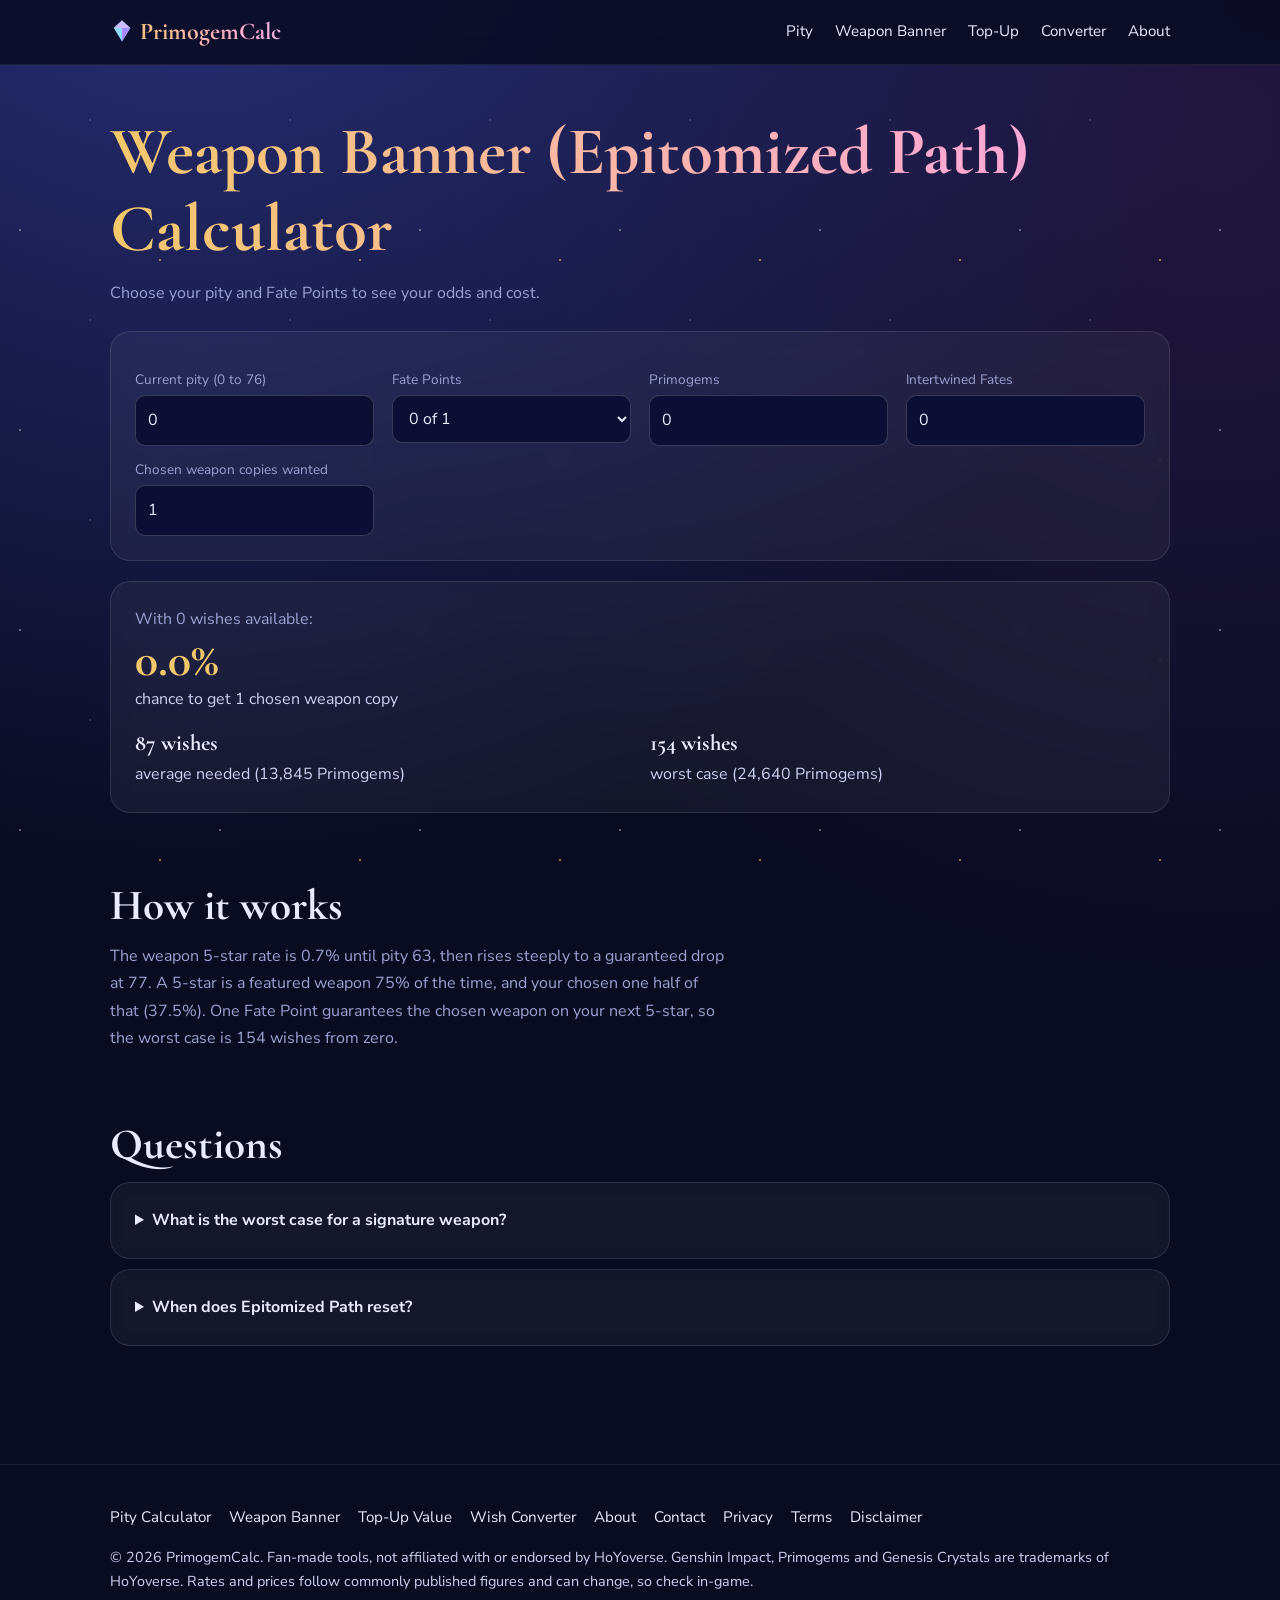
<file: weapon-banner-calculator/index.html>
<!doctype html><html lang="en"><head><meta charset="utf-8"><meta name="viewport" content="width=device-width,initial-scale=1"><title>Weapon Banner (Epitomized Path) Calculator | PrimogemCalc</title><meta name="description" content="Plan the Genshin Impact weapon banner: Fate Points, soft pity from 63, hard pity 77 and average versus worst-case Primogem cost."><link rel="canonical" href="https://primogemcalc.github.io/weapon-banner-calculator/"><meta name="theme-color" content="#090b20"><meta property="og:type" content="website"><meta property="og:title" content="Weapon Banner (Epitomized Path) Calculator | PrimogemCalc"><meta property="og:description" content="Plan the Genshin Impact weapon banner: Fate Points, soft pity from 63, hard pity 77 and average versus worst-case Primogem cost."><meta property="og:url" content="https://primogemcalc.github.io/weapon-banner-calculator/"><meta name="twitter:card" content="summary"><link rel="icon" href="/assets/favicon.svg" type="image/svg+xml"><link rel="preconnect" href="https://fonts.googleapis.com"><link rel="preconnect" href="https://fonts.gstatic.com" crossorigin><link rel="stylesheet" href="https://fonts.googleapis.com/css2?family=Cormorant+Garamond:wght@600;700&family=Nunito+Sans:wght@400;700;800&display=swap"><link rel="stylesheet" href="/assets/style.css"><script type="application/ld+json">[{"@context": "https://schema.org", "@type": "WebApplication", "name": "Weapon Banner (Epitomized Path) Calculator | PrimogemCalc", "url": "https://primogemcalc.github.io/weapon-banner-calculator/", "description": "Plan the Genshin Impact weapon banner: Fate Points, soft pity from 63, hard pity 77 and average versus worst-case Primogem cost.", "applicationCategory": "GameApplication", "operatingSystem": "Any", "offers": {"@type": "Offer", "price": "0", "priceCurrency": "USD"}}, {"@context": "https://schema.org", "@type": "FAQPage", "mainEntity": [{"@type": "Question", "name": "What is the worst case for a signature weapon?", "acceptedAnswer": {"@type": "Answer", "text": "Two hard pities, 154 wishes or 24,640 Primogems, if you miss the chosen weapon on the first 5-star."}}, {"@type": "Question", "name": "When does Epitomized Path reset?", "acceptedAnswer": {"@type": "Answer", "text": "Fate Points reset when you obtain the chosen weapon or change your path."}}]}, {"@context": "https://schema.org", "@type": "BreadcrumbList", "itemListElement": [{"@type": "ListItem", "position": 1, "name": "Home", "item": "https://primogemcalc.github.io/"}, {"@type": "ListItem", "position": 2, "name": "Weapon Banner (Epitomized Path) Calculator | PrimogemCalc", "item": "https://primogemcalc.github.io/weapon-banner-calculator/"}]}]</script></head><body data-tool="weapon"><site-header></site-header><main><div class="w" style="padding-top:48px;padding-bottom:40px"><h1 class="gt">Weapon Banner (Epitomized Path) Calculator</h1><p class="sub" style="margin:12px 0 24px">Choose your pity and Fate Points to see your odds and cost.</p><div class="card fm"><div><label for="pity">Current pity (0 to 76)</label><input id="pity" type="number" min="0" value="0" inputmode="numeric"></div><div><label for="g">Fate Points</label><select id="g"><option value="0">0 of 1</option><option value="1">1 of 1</option></select></div><div><label for="primos">Primogems</label><input id="primos" type="number" min="0" value="0" inputmode="numeric"></div><div><label for="fates">Intertwined Fates</label><input id="fates" type="number" min="0" value="0" inputmode="numeric"></div><div><label for="t">Chosen weapon copies wanted</label><input id="t" type="number" min="0" value="1" inputmode="numeric"></div></div><div id="out" class="card" style="margin-top:20px"></div><section><h2>How it works</h2><p class="sub">The weapon 5-star rate is 0.7% until pity 63, then rises steeply to a guaranteed drop at 77. A 5-star is a featured weapon 75% of the time, and your chosen one half of that (37.5%). One Fate Point guarantees the chosen weapon on your next 5-star, so the worst case is 154 wishes from zero.</p></section><section style="padding-top:0"><h2>Questions</h2><details class="card rv"><summary>What is the worst case for a signature weapon?</summary><p>Two hard pities, 154 wishes or 24,640 Primogems, if you miss the chosen weapon on the first 5-star.</p></details><details class="card rv"><summary>When does Epitomized Path reset?</summary><p>Fate Points reset when you obtain the chosen weapon or change your path.</p></details></section></div></main><site-footer></site-footer><script src="/assets/header.js"></script><script src="/assets/footer.js"></script><script src="/assets/app.js"></script></body></html>
</file>
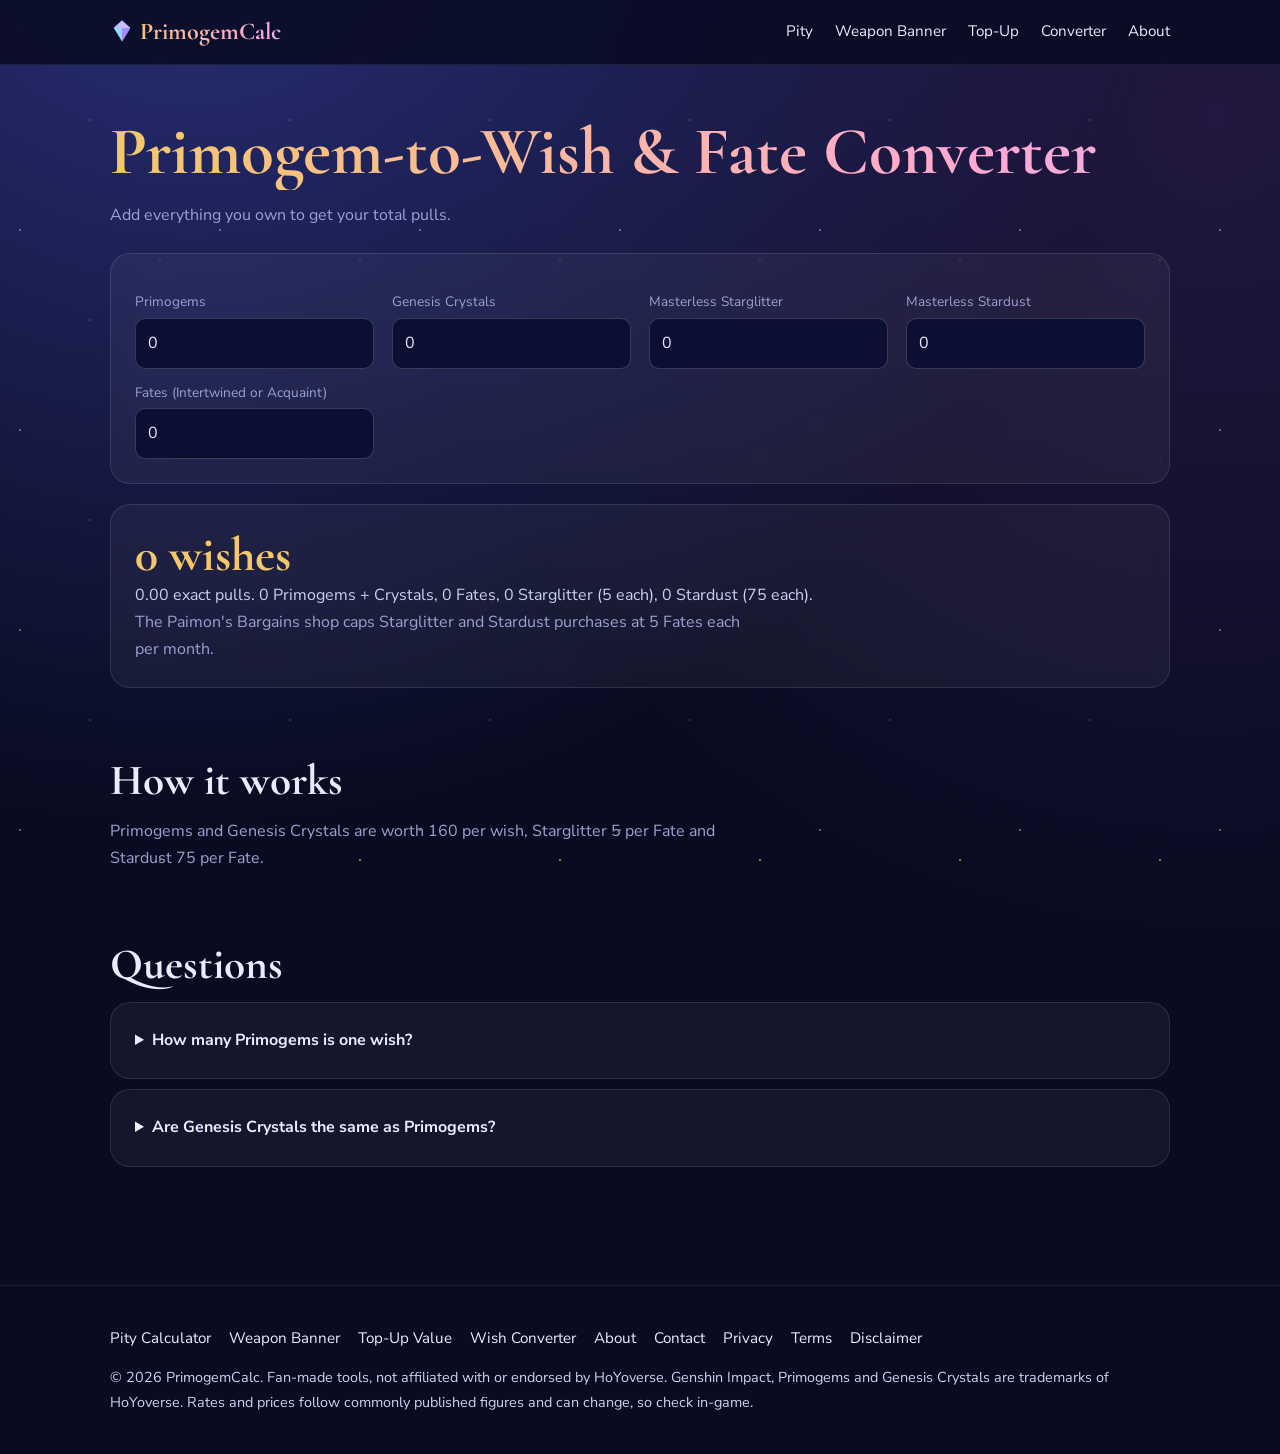
<file: wish-converter/index.html>
<!doctype html><html lang="en"><head><meta charset="utf-8"><meta name="viewport" content="width=device-width,initial-scale=1"><title>Primogem-to-Wish & Fate Converter | PrimogemCalc</title><meta name="description" content="Convert Primogems, Genesis Crystals, Masterless Starglitter, Masterless Stardust and Fates into total Genshin Impact wishes."><link rel="canonical" href="https://primogemcalc.github.io/wish-converter/"><meta name="theme-color" content="#090b20"><meta property="og:type" content="website"><meta property="og:title" content="Primogem-to-Wish & Fate Converter | PrimogemCalc"><meta property="og:description" content="Convert Primogems, Genesis Crystals, Masterless Starglitter, Masterless Stardust and Fates into total Genshin Impact wishes."><meta property="og:url" content="https://primogemcalc.github.io/wish-converter/"><meta name="twitter:card" content="summary"><link rel="icon" href="/assets/favicon.svg" type="image/svg+xml"><link rel="preconnect" href="https://fonts.googleapis.com"><link rel="preconnect" href="https://fonts.gstatic.com" crossorigin><link rel="stylesheet" href="https://fonts.googleapis.com/css2?family=Cormorant+Garamond:wght@600;700&family=Nunito+Sans:wght@400;700;800&display=swap"><link rel="stylesheet" href="/assets/style.css"><script type="application/ld+json">[{"@context": "https://schema.org", "@type": "WebApplication", "name": "Primogem-to-Wish & Fate Converter | PrimogemCalc", "url": "https://primogemcalc.github.io/wish-converter/", "description": "Convert Primogems, Genesis Crystals, Masterless Starglitter, Masterless Stardust and Fates into total Genshin Impact wishes.", "applicationCategory": "GameApplication", "operatingSystem": "Any", "offers": {"@type": "Offer", "price": "0", "priceCurrency": "USD"}}, {"@context": "https://schema.org", "@type": "FAQPage", "mainEntity": [{"@type": "Question", "name": "How many Primogems is one wish?", "acceptedAnswer": {"@type": "Answer", "text": "One wish costs 160 Primogems or one Fate."}}, {"@type": "Question", "name": "Are Genesis Crystals the same as Primogems?", "acceptedAnswer": {"@type": "Answer", "text": "Crystals convert one to one into Primogems."}}]}, {"@context": "https://schema.org", "@type": "BreadcrumbList", "itemListElement": [{"@type": "ListItem", "position": 1, "name": "Home", "item": "https://primogemcalc.github.io/"}, {"@type": "ListItem", "position": 2, "name": "Primogem-to-Wish & Fate Converter | PrimogemCalc", "item": "https://primogemcalc.github.io/wish-converter/"}]}]</script></head><body data-tool="conv"><site-header></site-header><main><div class="w" style="padding-top:48px;padding-bottom:40px"><h1 class="gt">Primogem-to-Wish & Fate Converter</h1><p class="sub" style="margin:12px 0 24px">Add everything you own to get your total pulls.</p><div class="card fm"><div><label for="primos">Primogems</label><input id="primos" type="number" min="0" value="0" inputmode="numeric"></div><div><label for="cry">Genesis Crystals</label><input id="cry" type="number" min="0" value="0" inputmode="numeric"></div><div><label for="sg">Masterless Starglitter</label><input id="sg" type="number" min="0" value="0" inputmode="numeric"></div><div><label for="sd">Masterless Stardust</label><input id="sd" type="number" min="0" value="0" inputmode="numeric"></div><div><label for="fates">Fates (Intertwined or Acquaint)</label><input id="fates" type="number" min="0" value="0" inputmode="numeric"></div></div><div id="out" class="card" style="margin-top:20px"></div><section><h2>How it works</h2><p class="sub">Primogems and Genesis Crystals are worth 160 per wish, Starglitter 5 per Fate and Stardust 75 per Fate.</p></section><section style="padding-top:0"><h2>Questions</h2><details class="card rv"><summary>How many Primogems is one wish?</summary><p>One wish costs 160 Primogems or one Fate.</p></details><details class="card rv"><summary>Are Genesis Crystals the same as Primogems?</summary><p>Crystals convert one to one into Primogems.</p></details></section></div></main><site-footer></site-footer><script src="/assets/header.js"></script><script src="/assets/footer.js"></script><script src="/assets/app.js"></script></body></html>
</file>
<file: assets/style.css>
:root{--bg:#090b20;--g:#f4c86a;--a:#8fd9ff;--p:#a58bff;--t:#e9ebff;--m:#9ba2d2}
*{box-sizing:border-box;margin:0}html{scroll-behavior:smooth}
body{font:16px/1.7 'Nunito Sans',system-ui,Segoe UI,sans-serif;color:var(--t);background:radial-gradient(circle at 15% -10%,#2b317d,transparent 50%),radial-gradient(circle at 95% 8%,#52307f55,transparent 45%),var(--bg);min-height:100vh;overflow-x:hidden}
body::before{content:"";position:fixed;inset:0;z-index:-1;pointer-events:none;background-image:radial-gradient(1.5px 1.5px at 20px 30px,#fffa,transparent),radial-gradient(1px 1px at 90px 120px,#fff7,transparent),radial-gradient(1.6px 1.6px at 160px 60px,var(--g),transparent);background-size:200px 200px;animation:tw 7s ease-in-out infinite alternate}
@keyframes tw{to{opacity:.3;transform:translateY(-14px)}}
h1,h2,h3{font-family:'Cormorant Garamond',Georgia,serif;line-height:1.15}
h1{font-size:clamp(2.3rem,7vw,4.2rem)}h2{font-size:clamp(1.8rem,4.5vw,2.7rem);margin-bottom:12px}h3{font-size:1.4rem;margin-bottom:6px}
a{color:var(--a)}.w{max-width:1100px;margin:auto;padding:0 20px}
section{padding:68px 0}p{color:#cdd1f2}.sub{max-width:62ch;color:var(--m)}
.gt{background:linear-gradient(90deg,var(--g),#ffa8d4,var(--a),var(--g));background-size:250%;-webkit-background-clip:text;background-clip:text;color:transparent;animation:sh 8s linear infinite}@keyframes sh{to{background-position:250%}}
.grid{display:grid;gap:20px;grid-template-columns:repeat(auto-fit,minmax(240px,1fr))}
.card{background:#ffffff0c;border:1px solid #ffffff1c;border-radius:20px;padding:24px;backdrop-filter:blur(8px)}
a.card{text-decoration:none;color:inherit;display:block;transition:transform .3s,border-color .3s,box-shadow .3s}
a.card:hover{transform:translateY(-6px);border-color:var(--g);box-shadow:0 14px 44px #a58bff40}
a.card .ic{font-size:2.4rem;display:block;margin-bottom:8px}
.btn{display:inline-block;padding:12px 28px;margin:6px;border-radius:99px;background:linear-gradient(135deg,var(--g),#ffa8d4);color:#1a1033;font-weight:800;text-decoration:none;transition:transform .2s}
.btn:hover{transform:scale(1.05)}.btn.o{background:none;color:var(--t);border:1px solid #ffffff40}
.rv{opacity:0;transform:translateY(26px);transition:opacity .9s,transform .9s}.rv.in{opacity:1;transform:none}
input,select{width:100%;padding:11px 12px;border-radius:10px;border:1px solid #ffffff2e;background:#0c0f33;color:var(--t);font:inherit}
input:focus,select:focus,a:focus-visible,button:focus-visible,summary:focus-visible{outline:2px solid var(--g);outline-offset:2px}
label{display:block;font-size:.85rem;color:var(--m);margin:12px 0 4px}
.fm{display:grid;gap:0 18px;grid-template-columns:repeat(auto-fit,minmax(210px,1fr))}
.big{font-family:'Cormorant Garamond',serif;font-size:3rem;font-weight:700;color:var(--g);line-height:1.1}
.hero{text-align:center;padding:96px 0 48px}.hero .sub{margin:16px auto 24px}
.gem{display:inline-block;font-size:4.4rem;animation:fl 3.4s ease-in-out infinite;filter:drop-shadow(0 0 22px #8fd9ff99)}@keyframes fl{50%{transform:translateY(-16px) rotate(8deg)}}
.hd{position:sticky;top:0;z-index:9;backdrop-filter:blur(14px);background:#090b22d9;border-bottom:1px solid #ffffff14}
.hd .w{display:flex;align-items:center;justify-content:space-between;height:64px}
.logo{font-family:'Cormorant Garamond',serif;font-weight:700;font-size:1.5rem;text-decoration:none}
nav a{margin-left:22px;color:var(--t);text-decoration:none;font-size:.95rem}nav a:hover{color:var(--g)}
.mb{display:none;background:0;border:0;color:var(--t);font-size:1.7rem;cursor:pointer}
@media(max-width:800px){.mb{display:block}nav{display:none;position:absolute;top:64px;left:0;right:0;background:#090b22f7;padding:10px 20px}nav.o{display:block}nav a{display:block;margin:0;padding:11px 0}}
table{width:100%;border-collapse:collapse;font-size:.95rem}td,th{padding:9px 8px;text-align:left;border-bottom:1px solid #ffffff1a}.tw{overflow-x:auto}tr.best td{color:var(--g);font-weight:700}
details{margin:10px 0}summary{cursor:pointer;font-weight:700}details p{margin-top:8px}
footer{border-top:1px solid #ffffff14;padding:40px 0;color:var(--m);font-size:.9rem}footer a{margin-right:16px}
.stats{display:grid;gap:16px;grid-template-columns:repeat(auto-fit,minmax(180px,1fr));text-align:center}
@media(prefers-reduced-motion:reduce){*,*::before{animation:none!important;transition:none!important}.rv{opacity:1;transform:none}}
textarea{width:100%;padding:11px 12px;border-radius:10px;border:1px solid #ffffff2e;background:#0c0f33;color:var(--t);font:inherit;min-height:140px}textarea:focus{outline:2px solid var(--g);outline-offset:2px}
.ic svg{width:46px;height:46px}.gem svg{width:76px;height:76px}.logo svg{width:24px;height:24px;vertical-align:-4px;margin-right:6px}.mb svg{width:26px;height:26px}
.split{display:grid;gap:40px;grid-template-columns:1.1fr .9fr;align-items:center}@media(max-width:800px){.split{grid-template-columns:1fr}}
.art{width:100%;height:auto}.spin{transform-origin:200px 150px;animation:rot 40s linear infinite}@keyframes rot{to{transform:rotate(360deg)}}
.doc{max-width:760px;padding-top:48px;padding-bottom:48px}.doc h2{font-size:1.7rem;margin:30px 0 8px}.doc p,.doc li{margin-bottom:10px}.doc ul{padding-left:22px}
</file>
